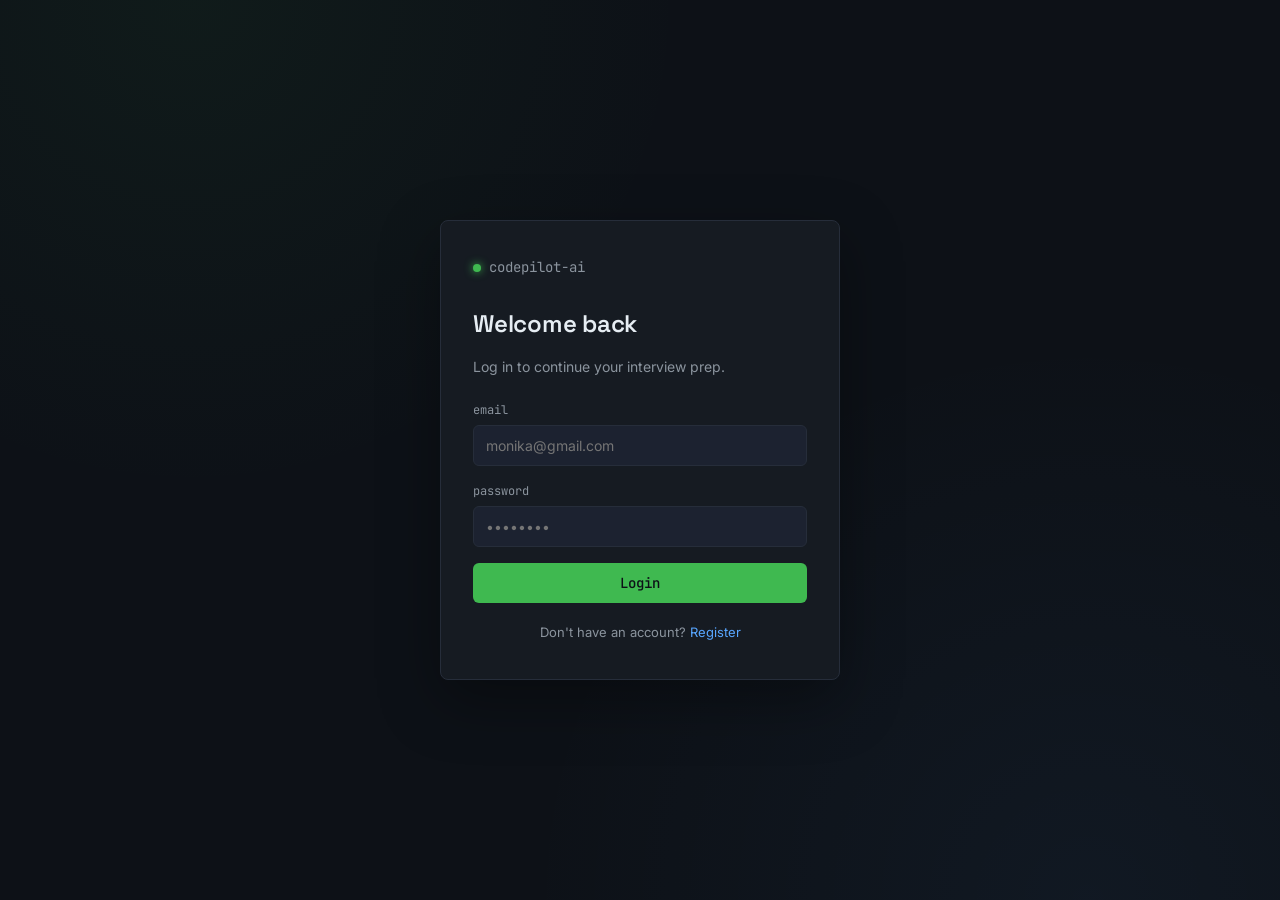
<file: src/main/resources/static/index.html>
<!DOCTYPE html>
<html lang="en">
<head>
<meta charset="UTF-8">
<meta name="viewport" content="width=device-width, initial-scale=1.0">
<title>CodePilot AI</title>
<link rel="stylesheet" href="style.css">
</head>
<body>
<div class="auth-shell">
    <div class="auth-card" style="text-align:center;">
        <div class="brand" style="justify-content:center;"><span class="dot"></span> codepilot-ai</div>
        <h1>Loading...</h1>
        <p class="subtitle">Redirecting you to the right place.</p>
    </div>
</div>
<script src="js/api.js"></script>
<script>
    window.location.href = getToken() ? "dashboard.html" : "login.html";
</script>
</body>
</html>
</file>
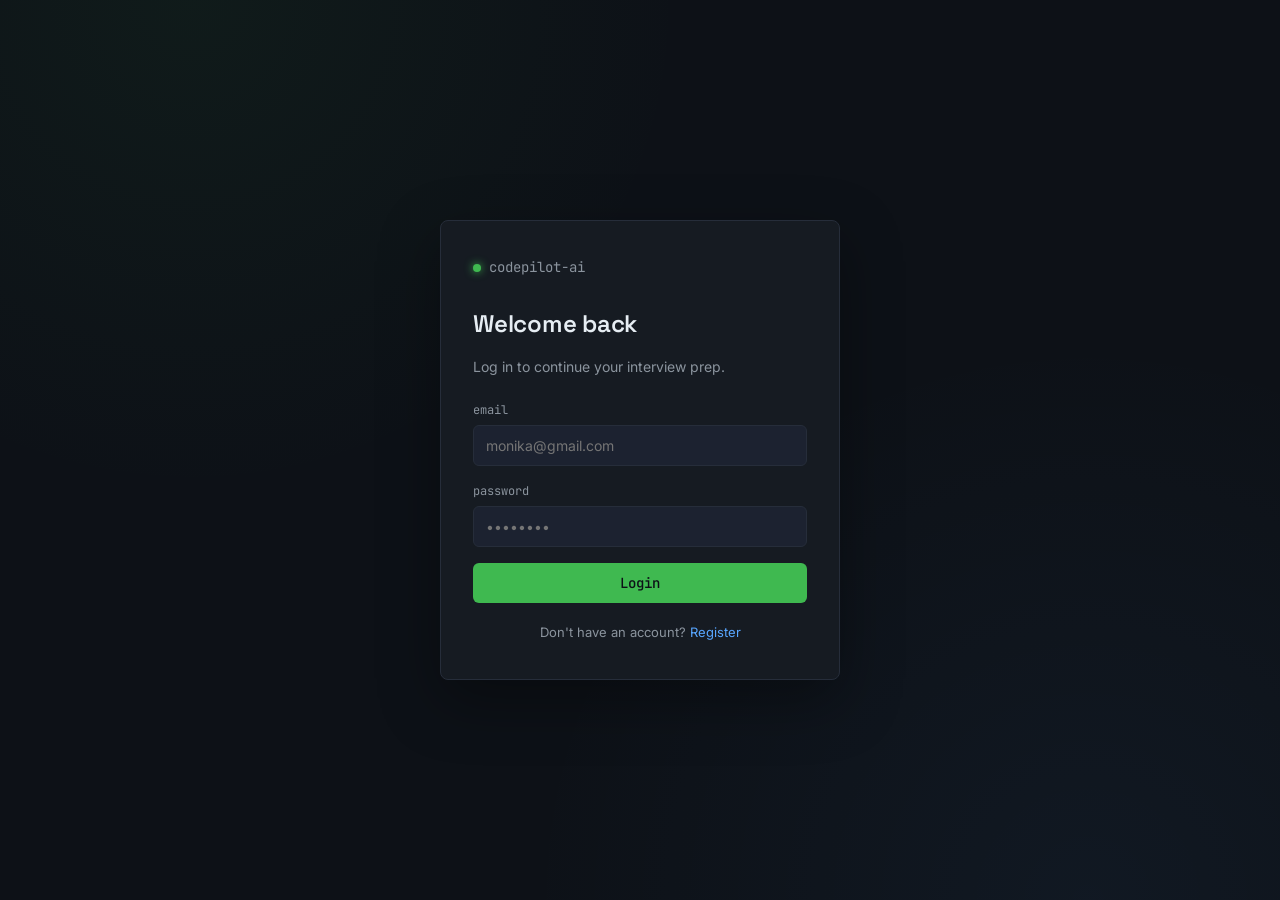
<file: src/main/resources/static/admin.html>
<!DOCTYPE html>
<html lang="en">
<head>
<meta charset="UTF-8">
<meta name="viewport" content="width=device-width, initial-scale=1.0">
<title>Admin · CodePilot AI</title>
<link rel="stylesheet" href="style.css">
</head>
<body>

<div class="app-shell">
    <aside class="sidebar">
        <div class="brand"><span class="dot"></span> codepilot-ai</div>

        <nav>
            <a class="nav-link" data-page="dashboard" href="dashboard.html"><span class="icon">▤</span> Dashboard</a>
            <a class="nav-link" data-page="practice" href="questions.html"><span class="icon">◆</span> Practice Questions</a>
            <a class="nav-link" data-page="companies" href="companies.html"><span class="icon">⌘</span> Companies</a>
            <a class="nav-link" data-page="mentor" href="mentor.html"><span class="icon">✦</span> AI Interviewer</a>
            <a class="nav-link" data-page="resume" href="resume.html"><span class="icon">▦</span> Resume Analyzer</a>
            <a class="nav-link" data-page="mock" href="mock-interview.html"><span class="icon">⏱</span> Mock Interview</a>
            <a class="nav-link" data-page="admin" href="admin.html" id="adminNavLink" style="display:none;"><span class="icon">⚙</span> Admin</a>
        </nav>

        <div class="sidebar-footer">
            <div class="user-chip" id="userChip"></div>
            <div class="logout-link" onclick="logout()">→ log out</div>
        </div>
    </aside>

    <main class="main">
        <div class="page-header">
            <div class="eyebrow prompt">admin --panel</div>
            <h1>Admin Panel</h1>
            <p>Manage the question bank and view registered students.</p>
        </div>

        <div id="notAdminNotice" style="display:none;" class="empty-state">
            You need an ADMIN account to view this page.<br><br>
            A default admin account is created automatically on first run:<br>
            <code class="mono">admin@codepilot.ai / Admin@123</code><br><br>
            To promote another account instead, run:<br>
            <code class="mono">UPDATE users SET role='ADMIN' WHERE email='your@email.com';</code>
        </div>

        <div id="adminContent" style="display:none;">
            <div class="tab-row">
                <button class="tab-btn active" data-tab="questions" onclick="switchTab('questions')">Questions</button>
                <button class="tab-btn" data-tab="users" onclick="switchTab('users')">Users</button>
            </div>

            <div id="questionsTab">
                <div class="detail-block">
                    <h3 id="formTitle">Add a new question</h3>
                    <input type="hidden" id="editingId">
                    <div class="field"><label>title</label><input type="text" id="fTitle"></div>
                    <div class="field"><label>description</label><textarea id="fDescription" rows="3"></textarea></div>
                    <div class="field"><label>examples</label><textarea id="fExamples" rows="2"></textarea></div>
                    <div class="field"><label>constraints</label><input type="text" id="fConstraints"></div>
                    <div style="display:flex; gap:12px;">
                        <div class="field" style="flex:1;"><label>topic</label><input type="text" id="fTopic" placeholder="Arrays"></div>
                        <div class="field" style="flex:1;">
                            <label>difficulty</label>
                            <select id="fDifficulty"><option>Easy</option><option>Medium</option><option>Hard</option></select>
                        </div>
                    </div>
                    <div class="field"><label>companies (comma-separated)</label><input type="text" id="fCompanies" placeholder="Amazon,Google"></div>
                    <div class="field"><label>link</label><input type="text" id="fLink" placeholder="https://leetcode.com/..."></div>
                    <div style="display:flex; gap:10px;">
                        <button class="btn btn-primary" style="width:auto;" onclick="saveQuestion()" id="saveBtn">Add Question</button>
                        <button class="btn btn-secondary" style="width:auto;" onclick="resetForm()">Clear</button>
                    </div>
                </div>

                <div class="section-title">All questions (<span id="qCount">0</span>)</div>
                <table class="admin-table">
                    <thead><tr><th>Title</th><th>Topic</th><th>Difficulty</th><th></th></tr></thead>
                    <tbody id="questionsTableBody"></tbody>
                </table>
            </div>

            <div id="usersTab" style="display:none;">
                <div class="section-title">Registered users</div>
                <table class="admin-table">
                    <thead><tr><th>Name</th><th>Email</th><th>Role</th><th>Joined</th></tr></thead>
                    <tbody id="usersTableBody"></tbody>
                </table>
            </div>
        </div>
    </main>
</div>

<script src="js/api.js"></script>
<script>
    requireAuth();
    renderUserChip("userChip", "admin");

    const session = getSession();
    let allQuestions = [];

    if (!session || session.role !== "ADMIN") {
        document.getElementById("notAdminNotice").style.display = "block";
    } else {
        document.getElementById("adminContent").style.display = "block";
        loadQuestions();
        loadUsers();
    }

    function switchTab(tab) {
        document.querySelectorAll(".tab-btn").forEach(b => b.classList.toggle("active", b.dataset.tab === tab));
        document.getElementById("questionsTab").style.display = tab === "questions" ? "block" : "none";
        document.getElementById("usersTab").style.display = tab === "users" ? "block" : "none";
    }

    async function loadQuestions() {
        try {
            allQuestions = await apiFetch("/questions/all");
            document.getElementById("qCount").textContent = allQuestions.length;
            document.getElementById("questionsTableBody").innerHTML = allQuestions.map(q => `
                <tr>
                    <td>${q.title}</td>
                    <td>${q.topic || ""}</td>
                    <td>${q.difficulty || ""}</td>
                    <td>
                        <button class="btn btn-secondary btn-sm" onclick="editQuestion(${q.id})">Edit</button>
                        <button class="btn btn-secondary btn-sm" onclick="deleteQuestion(${q.id})">Delete</button>
                    </td>
                </tr>
            `).join("");
        } catch (err) {
            alert(err.message);
        }
    }

    async function loadUsers() {
        try {
            const users = await apiFetch("/admin/users");
            document.getElementById("usersTableBody").innerHTML = users.map(u => `
                <tr>
                    <td>${u.name}</td>
                    <td>${u.email}</td>
                    <td><span class="role-badge ${u.role === 'ADMIN' ? 'admin' : ''}">${u.role}</span></td>
                    <td>${new Date(u.createdAt).toLocaleDateString()}</td>
                </tr>
            `).join("");
        } catch (err) {
            alert(err.message);
        }
    }

    function editQuestion(id) {
        const q = allQuestions.find(x => x.id === id);
        if (!q) return;
        document.getElementById("editingId").value = q.id;
        document.getElementById("fTitle").value = q.title || "";
        document.getElementById("fDescription").value = q.description || "";
        document.getElementById("fExamples").value = q.examples || "";
        document.getElementById("fConstraints").value = q.constraints || "";
        document.getElementById("fTopic").value = q.topic || "";
        document.getElementById("fDifficulty").value = q.difficulty || "Easy";
        document.getElementById("fCompanies").value = q.companies || "";
        document.getElementById("fLink").value = q.link || "";
        document.getElementById("formTitle").textContent = "Edit question #" + q.id;
        document.getElementById("saveBtn").textContent = "Update Question";
        window.scrollTo({ top: 0, behavior: "smooth" });
    }

    function resetForm() {
        document.getElementById("editingId").value = "";
        ["fTitle","fDescription","fExamples","fConstraints","fTopic","fCompanies","fLink"].forEach(id => document.getElementById(id).value = "");
        document.getElementById("fDifficulty").value = "Easy";
        document.getElementById("formTitle").textContent = "Add a new question";
        document.getElementById("saveBtn").textContent = "Add Question";
    }

    async function saveQuestion() {
        const id = document.getElementById("editingId").value;
        const payload = {
            title: document.getElementById("fTitle").value,
            description: document.getElementById("fDescription").value,
            examples: document.getElementById("fExamples").value,
            constraints: document.getElementById("fConstraints").value,
            topic: document.getElementById("fTopic").value,
            difficulty: document.getElementById("fDifficulty").value,
            companies: document.getElementById("fCompanies").value,
            link: document.getElementById("fLink").value
        };

        if (!payload.title.trim()) { alert("Title is required."); return; }

        try {
            if (id) {
                await apiFetch(`/questions/${id}`, { method: "PUT", body: JSON.stringify(payload) });
            } else {
                await apiFetch("/questions/add", { method: "POST", body: JSON.stringify(payload) });
            }
            resetForm();
            loadQuestions();
        } catch (err) {
            alert(err.message);
        }
    }

    async function deleteQuestion(id) {
        if (!confirm("Delete this question? This can't be undone.")) return;
        try {
            await apiFetch(`/questions/${id}`, { method: "DELETE" });
            loadQuestions();
        } catch (err) {
            alert(err.message);
        }
    }
</script>

</body>
</html>
</file>
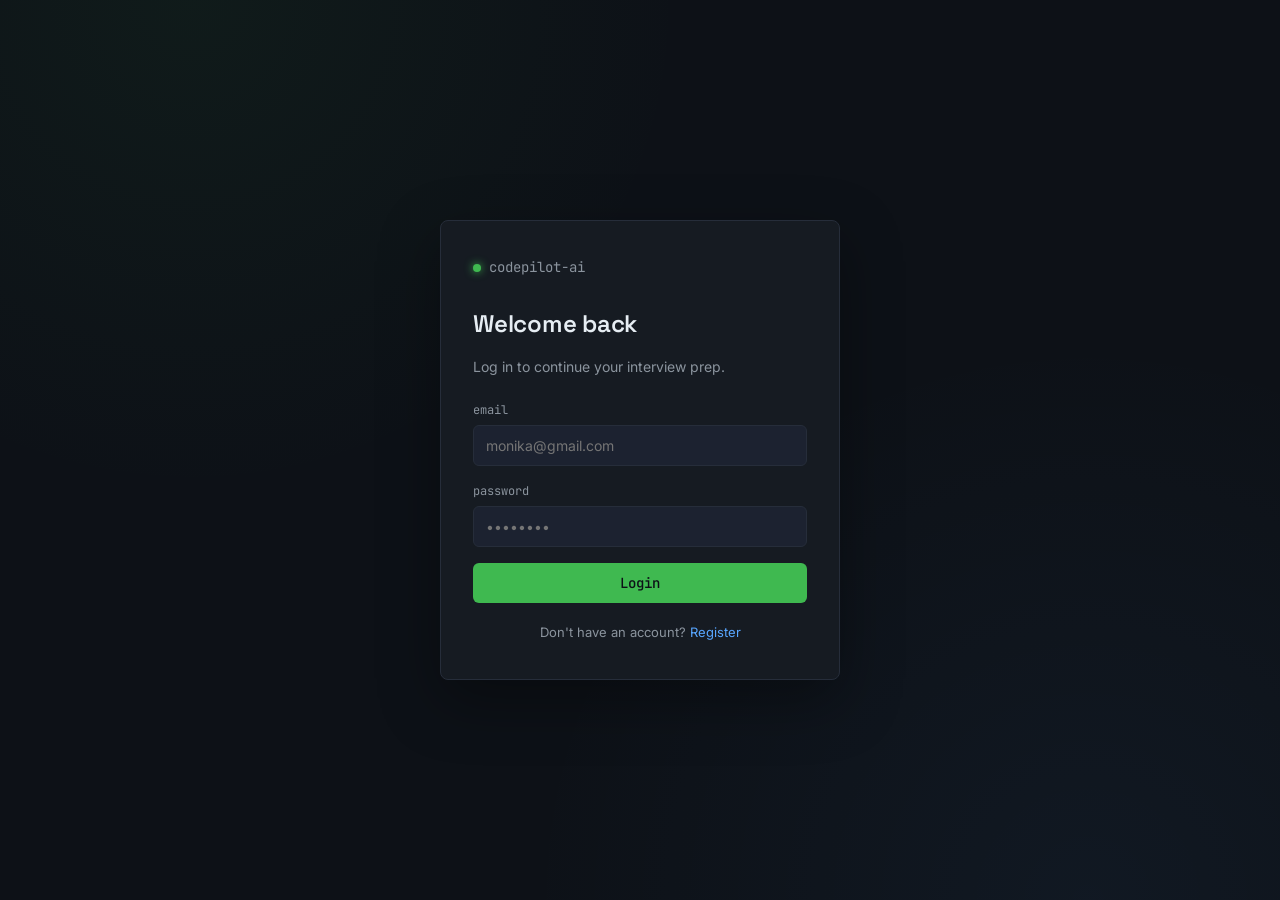
<file: src/main/resources/static/companies.html>
<!DOCTYPE html>
<html lang="en">
<head>
<meta charset="UTF-8">
<meta name="viewport" content="width=device-width, initial-scale=1.0">
<title>Companies · CodePilot AI</title>
<link rel="stylesheet" href="style.css">
</head>
<body>

<div class="app-shell">
    <aside class="sidebar">
        <div class="brand"><span class="dot"></span> codepilot-ai</div>

        <nav>
            <a class="nav-link" data-page="dashboard" href="dashboard.html"><span class="icon">▤</span> Dashboard</a>
            <a class="nav-link" data-page="practice" href="questions.html"><span class="icon">◆</span> Practice Questions</a>
            <a class="nav-link" data-page="companies" href="companies.html"><span class="icon">⌘</span> Companies</a>
            <a class="nav-link" data-page="mentor" href="mentor.html"><span class="icon">✦</span> AI Interviewer</a>
            <a class="nav-link" data-page="resume" href="resume.html"><span class="icon">▦</span> Resume Analyzer</a>
            <a class="nav-link" data-page="mock" href="mock-interview.html"><span class="icon">⏱</span> Mock Interview</a>
            <a class="nav-link" data-page="admin" href="admin.html" id="adminNavLink" style="display:none;"><span class="icon">⚙</span> Admin</a>
        </nav>

        <div class="sidebar-footer">
            <div class="user-chip" id="userChip"></div>
            <div class="logout-link" onclick="logout()">→ log out</div>
        </div>
    </aside>

    <main class="main">
        <div class="page-header">
            <div class="eyebrow prompt">questions --by-company</div>
            <h1>Company-wise Questions</h1>
            <p>Pick a company to see the questions tagged for it. Tags are topic-based groupings for practice — not a verified "asked at" dataset.</p>
        </div>

        <div class="company-grid" id="companyGrid">
            <div class="empty-state">Loading companies...</div>
        </div>

        <div class="section-title" id="resultsTitle" style="display:none;"></div>
        <div class="question-list" id="questionList"></div>
    </main>
</div>

<script src="js/api.js"></script>
<script>
    requireAuth();
    renderUserChip("userChip", "companies");

    let allQuestions = [];

    function difficultyClass(d) {
        if (!d) return "";
        const v = d.toLowerCase();
        if (v.includes("easy")) return "easy";
        if (v.includes("hard")) return "hard";
        return "medium";
    }

    function renderCompanies() {
        const counts = {};
        allQuestions.forEach(q => {
            (q.companies || "").split(",").map(c => c.trim()).filter(Boolean).forEach(c => {
                counts[c] = (counts[c] || 0) + 1;
            });
        });

        const grid = document.getElementById("companyGrid");
        const companies = Object.keys(counts).sort();

        if (companies.length === 0) {
            grid.innerHTML = `<div class="empty-state">No company data yet.</div>`;
            return;
        }

        grid.innerHTML = companies.map(c => `
            <div class="company-card" onclick="showCompany('${c}')">
                <div class="clogo">${c.charAt(0)}</div>
                <div style="font-weight:500; margin-bottom:4px;">${c}</div>
                <div class="ccount">${counts[c]} questions</div>
            </div>
        `).join("");
    }

    function showCompany(company) {
        const filtered = allQuestions.filter(q => (q.companies || "").includes(company));
        document.getElementById("resultsTitle").style.display = "block";
        document.getElementById("resultsTitle").textContent = `${company} — ${filtered.length} questions`;

        document.getElementById("questionList").innerHTML = filtered.map(q => `
            <div class="question-card" onclick="window.location.href='question.html?id=${q.id}'">
                <div>
                    <div class="qtitle">${q.title}</div>
                    <div class="qmeta">
                        <span class="tag">${q.topic || "General"}</span>
                        <span class="tag ${difficultyClass(q.difficulty)}">${q.difficulty || "N/A"}</span>
                    </div>
                </div>
            </div>
        `).join("");

        document.getElementById("questionList").scrollIntoView({ behavior: "smooth", block: "nearest" });
    }

    async function loadQuestions() {
        try {
            allQuestions = await apiFetch("/questions/all");
            renderCompanies();
        } catch (err) {
            document.getElementById("companyGrid").innerHTML =
                `<div class="empty-state">Could not load companies: ${err.message}</div>`;
        }
    }

    loadQuestions();
</script>

</body>
</html>
</file>
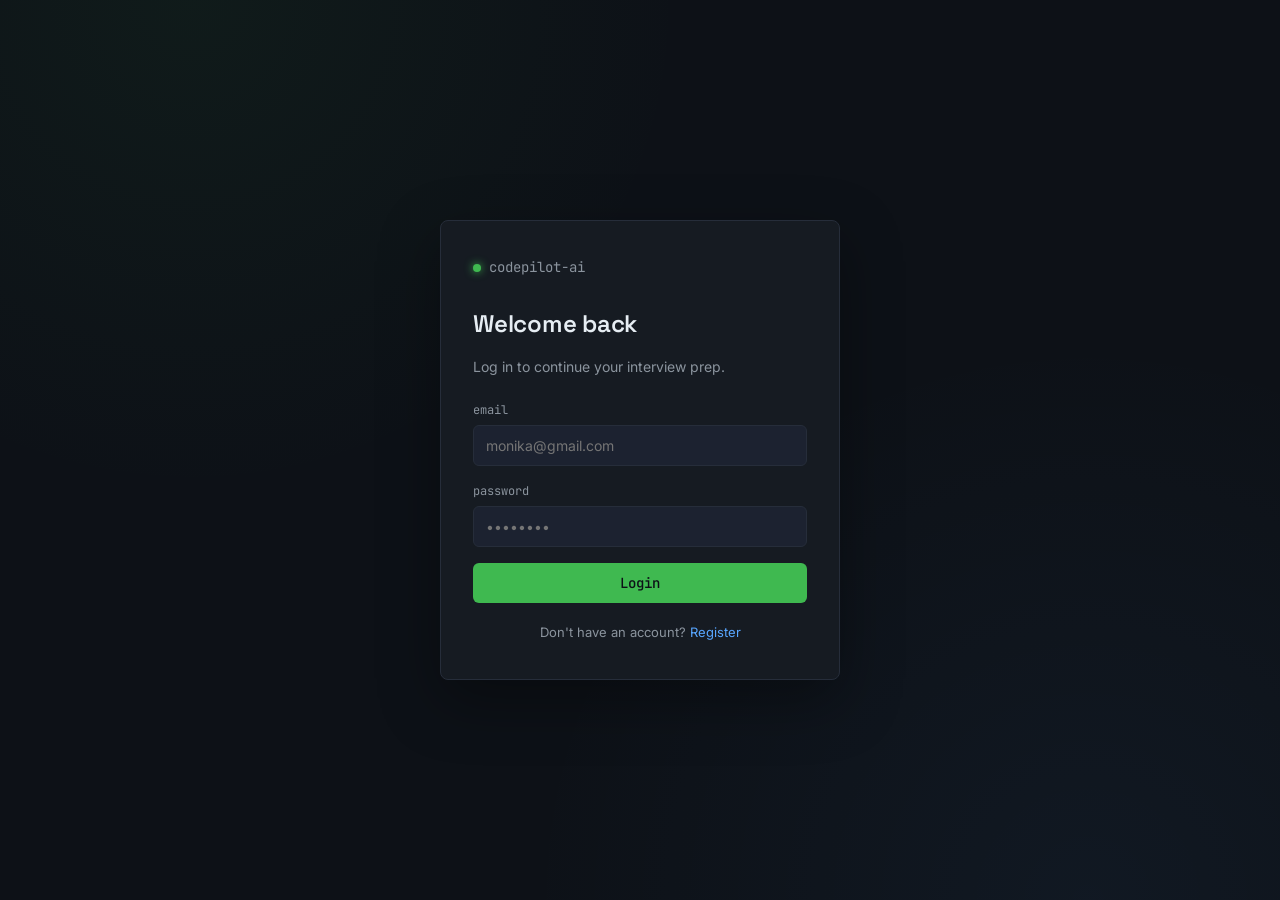
<file: src/main/resources/static/dashboard.html>
<!DOCTYPE html>
<html lang="en">
<head>
<meta charset="UTF-8">
<meta name="viewport" content="width=device-width, initial-scale=1.0">
<title>Dashboard · CodePilot AI</title>
<link rel="stylesheet" href="style.css">
</head>
<body>

<div class="app-shell">
    <aside class="sidebar">
        <div class="brand"><span class="dot"></span> codepilot-ai</div>

        <nav>
            <a class="nav-link" data-page="dashboard" href="dashboard.html"><span class="icon">▤</span> Dashboard</a>
            <a class="nav-link" data-page="practice" href="questions.html"><span class="icon">◆</span> Practice Questions</a>
            <a class="nav-link" data-page="companies" href="companies.html"><span class="icon">⌘</span> Companies</a>
            <a class="nav-link" data-page="mentor" href="mentor.html"><span class="icon">✦</span> AI Interviewer</a>
            <a class="nav-link" data-page="resume" href="resume.html"><span class="icon">▦</span> Resume Analyzer</a>
            <a class="nav-link" data-page="mock" href="mock-interview.html"><span class="icon">⏱</span> Mock Interview</a>
            <a class="nav-link" data-page="admin" href="admin.html" id="adminNavLink" style="display:none;"><span class="icon">⚙</span> Admin</a>
        </nav>

        <div class="sidebar-footer">
            <div class="user-chip" id="userChip"></div>
            <div class="logout-link" onclick="logout()">→ log out</div>
        </div>
    </aside>

    <main class="main">
        <div class="page-header">
            <div class="eyebrow prompt">analytics --student</div>
            <h1>Your Dashboard</h1>
            <p>Track solves, streaks, and your interview-readiness rating.</p>
        </div>

        <div class="stat-grid">
            <div class="stat-card">
                <div class="label">questions_solved</div>
                <div class="value accent" id="statSolved">—</div>
                <div class="sub" id="statAttempted"></div>
            </div>
            <div class="stat-card">
                <div class="label">current_streak</div>
                <div class="value warn" id="statStreak">—</div>
                <div class="sub" id="statLongestStreak"></div>
            </div>
            <div class="stat-card">
                <div class="label">contest_rating</div>
                <div class="value" id="statRating">—</div>
                <div class="sub">Gamified score — rises more for harder solves</div>
            </div>
            <div class="stat-card">
                <div class="label">weak_topic</div>
                <div class="value danger" id="statWeak">—</div>
                <div class="sub">Focus your next session here</div>
            </div>
        </div>

        <div class="section-title">Solved by difficulty</div>
        <div class="detail-block" style="display:flex; gap:28px; align-items:center; flex-wrap:wrap;">
            <div class="donut" id="difficultyDonut"></div>
            <div class="donut-legend">
                <div class="row"><span class="swatch" style="background:var(--accent);"></span> Easy: <strong id="legendEasy">0</strong></div>
                <div class="row"><span class="swatch" style="background:var(--amber);"></span> Medium: <strong id="legendMedium">0</strong></div>
                <div class="row"><span class="swatch" style="background:var(--red);"></span> Hard: <strong id="legendHard">0</strong></div>
            </div>
        </div>

        <div class="section-title">Activity heatmap (last 119 days)</div>
        <div class="detail-block">
            <div class="heatmap-grid" id="heatmapGrid"></div>
            <div class="heatmap-legend">
                <span>Less</span>
                <div class="heatmap-cell"></div>
                <div class="heatmap-cell" data-level="1"></div>
                <div class="heatmap-cell" data-level="2"></div>
                <div class="heatmap-cell" data-level="3"></div>
                <span>More</span>
            </div>
        </div>

        <div class="section-title">Quick actions</div>
        <div style="display:flex; gap:12px; flex-wrap:wrap;">
            <a href="questions.html" class="btn btn-secondary" style="width:auto;">◆ Browse practice questions</a>
            <a href="mock-interview.html" class="btn btn-secondary" style="width:auto;">⏱ Start a mock interview</a>
            <a href="mentor.html" class="btn btn-secondary" style="width:auto;">✦ Ask the AI Interviewer</a>
        </div>
    </main>
</div>

<script src="js/api.js"></script>
<script>
    requireAuth();
    renderUserChip("userChip", "dashboard");

    function renderDonut(easy, medium, hard) {
        const total = easy + medium + hard;
        const donut = document.getElementById("difficultyDonut");

        if (total === 0) {
            donut.style.background = "var(--surface-2)";
            donut.innerHTML = `<div class="donut-center"><div class="num">0</div><div class="lbl">solved</div></div>`;
            return;
        }

        const easyDeg = (easy / total) * 360;
        const mediumDeg = (medium / total) * 360;
        const hardDeg = (hard / total) * 360;

        const gradient = `conic-gradient(
            var(--accent) 0deg ${easyDeg}deg,
            var(--amber) ${easyDeg}deg ${easyDeg + mediumDeg}deg,
            var(--red) ${easyDeg + mediumDeg}deg ${easyDeg + mediumDeg + hardDeg}deg
        )`;
        donut.style.background = gradient;
        donut.innerHTML = `<div class="donut-center"><div class="num">${total}</div><div class="lbl">solved</div></div>`;
    }

    function renderHeatmap(data) {
        const grid = document.getElementById("heatmapGrid");
        grid.innerHTML = "";
        Object.entries(data).forEach(([date, count]) => {
            const cell = document.createElement("div");
            cell.className = "heatmap-cell";
            let level = 0;
            if (count >= 1 && count <= 1) level = 1;
            else if (count >= 2 && count <= 3) level = 2;
            else if (count >= 4) level = 3;
            if (level > 0) cell.dataset.level = level;
            cell.title = `${date}: ${count} solved`;
            grid.appendChild(cell);
        });
    }

    async function loadProgress() {
        try {
            const p = await apiFetch("/progress");
            document.getElementById("statSolved").textContent = p.questionsSolved;
            document.getElementById("statAttempted").textContent = p.questionsAttempted + " attempted";
            document.getElementById("statStreak").textContent = p.currentStreak + " 🔥";
            document.getElementById("statLongestStreak").textContent = "Longest: " + p.longestStreak + " days";
            document.getElementById("statRating").textContent = p.contestRating;
            document.getElementById("statWeak").textContent = p.weakTopic ? ("❌ " + p.weakTopic) : "None yet";

            document.getElementById("legendEasy").textContent = p.easySolved;
            document.getElementById("legendMedium").textContent = p.mediumSolved;
            document.getElementById("legendHard").textContent = p.hardSolved;
            renderDonut(p.easySolved, p.mediumSolved, p.hardSolved);
        } catch (err) {
            console.error(err);
        }
    }

    async function loadHeatmap() {
        try {
            const data = await apiFetch("/progress/heatmap?days=119");
            renderHeatmap(data);
        } catch (err) {
            console.error(err);
        }
    }

    loadProgress();
    loadHeatmap();
</script>

</body>
</html>
</file>
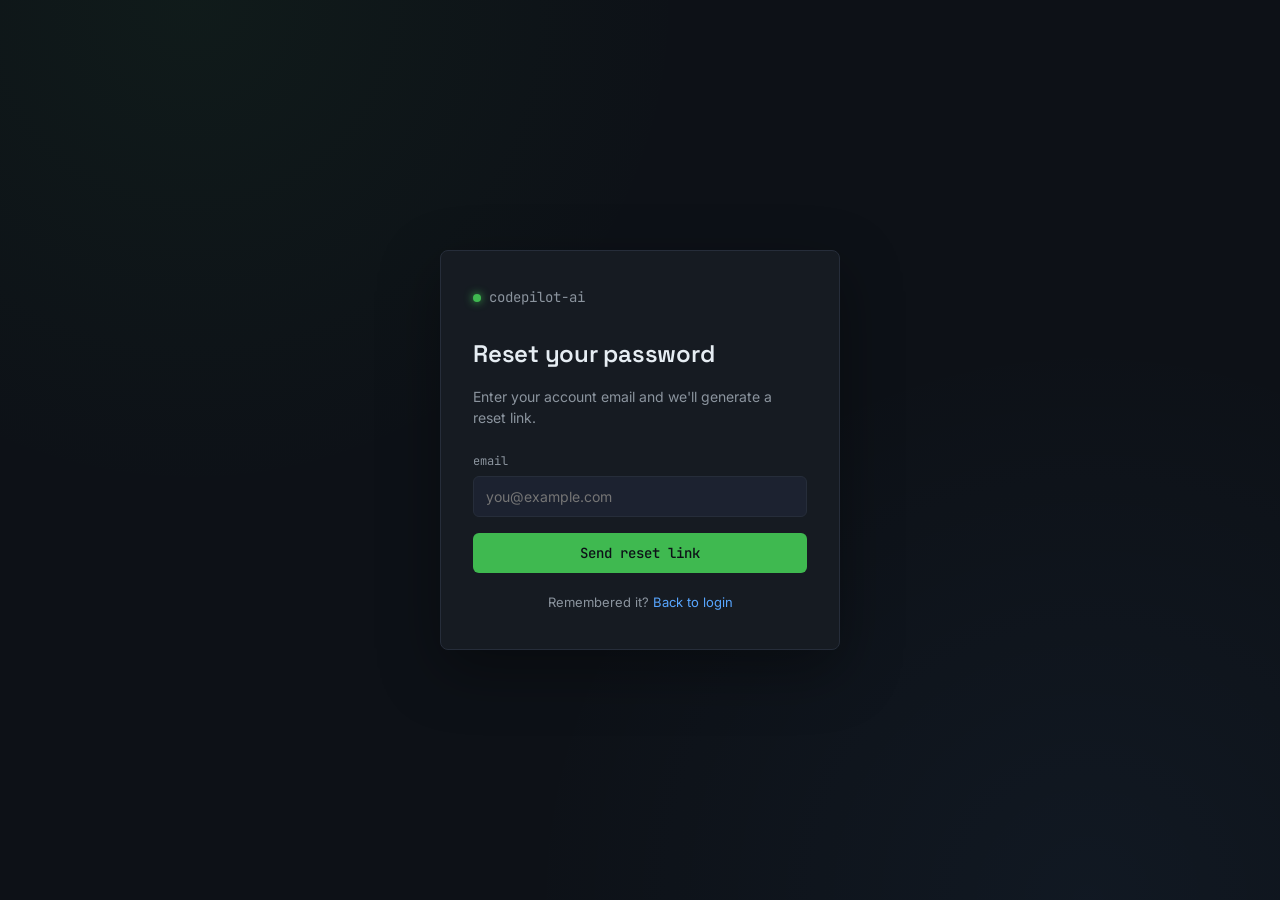
<file: src/main/resources/static/forgot-password.html>
<!DOCTYPE html>
<html lang="en">
<head>
<meta charset="UTF-8">
<meta name="viewport" content="width=device-width, initial-scale=1.0">
<title>Forgot Password · CodePilot AI</title>
<link rel="stylesheet" href="style.css">
</head>
<body>

<div class="auth-shell">
    <div class="auth-card">
        <div class="brand"><span class="dot"></span> codepilot-ai</div>

        <h1>Reset your password</h1>
        <p class="subtitle">Enter your account email and we'll generate a reset link.</p>

        <div class="form-error" id="errorBox"></div>
        <div class="form-error" id="infoBox" style="background: rgba(88,166,255,0.1); border-color: rgba(88,166,255,0.3); color: var(--blue);"></div>

        <form id="forgotForm">
            <div class="field">
                <label for="email">email</label>
                <input type="email" id="email" placeholder="you@example.com" required>
            </div>
            <button type="submit" class="btn btn-primary" id="submitBtn">Send reset link</button>
        </form>

        <div class="auth-footer">
            Remembered it? <a href="login.html">Back to login</a>
        </div>
    </div>
</div>

<script src="js/api.js"></script>
<script>
    const form = document.getElementById("forgotForm");
    const errorBox = document.getElementById("errorBox");
    const infoBox = document.getElementById("infoBox");
    const submitBtn = document.getElementById("submitBtn");

    form.addEventListener("submit", async (e) => {
        e.preventDefault();
        errorBox.classList.remove("visible");
        infoBox.classList.remove("visible");
        submitBtn.disabled = true;
        submitBtn.textContent = "Sending...";

        try {
            const data = await apiFetch("/auth/forgot-password", {
                method: "POST",
                body: JSON.stringify({ email: document.getElementById("email").value.trim() })
            });

            if (data.demoResetToken) {
                // No SMTP server is configured for this demo, so the reset
                // link is shown directly instead of being emailed.
                infoBox.innerHTML = `${data.message}<br><br><a href="reset-password.html?token=${data.demoResetToken}">Click here to reset your password →</a>`;
            } else {
                infoBox.textContent = data.message;
            }
            infoBox.classList.add("visible");
        } catch (err) {
            errorBox.textContent = err.message;
            errorBox.classList.add("visible");
        } finally {
            submitBtn.disabled = false;
            submitBtn.textContent = "Send reset link";
        }
    });
</script>

</body>
</html>
</file>
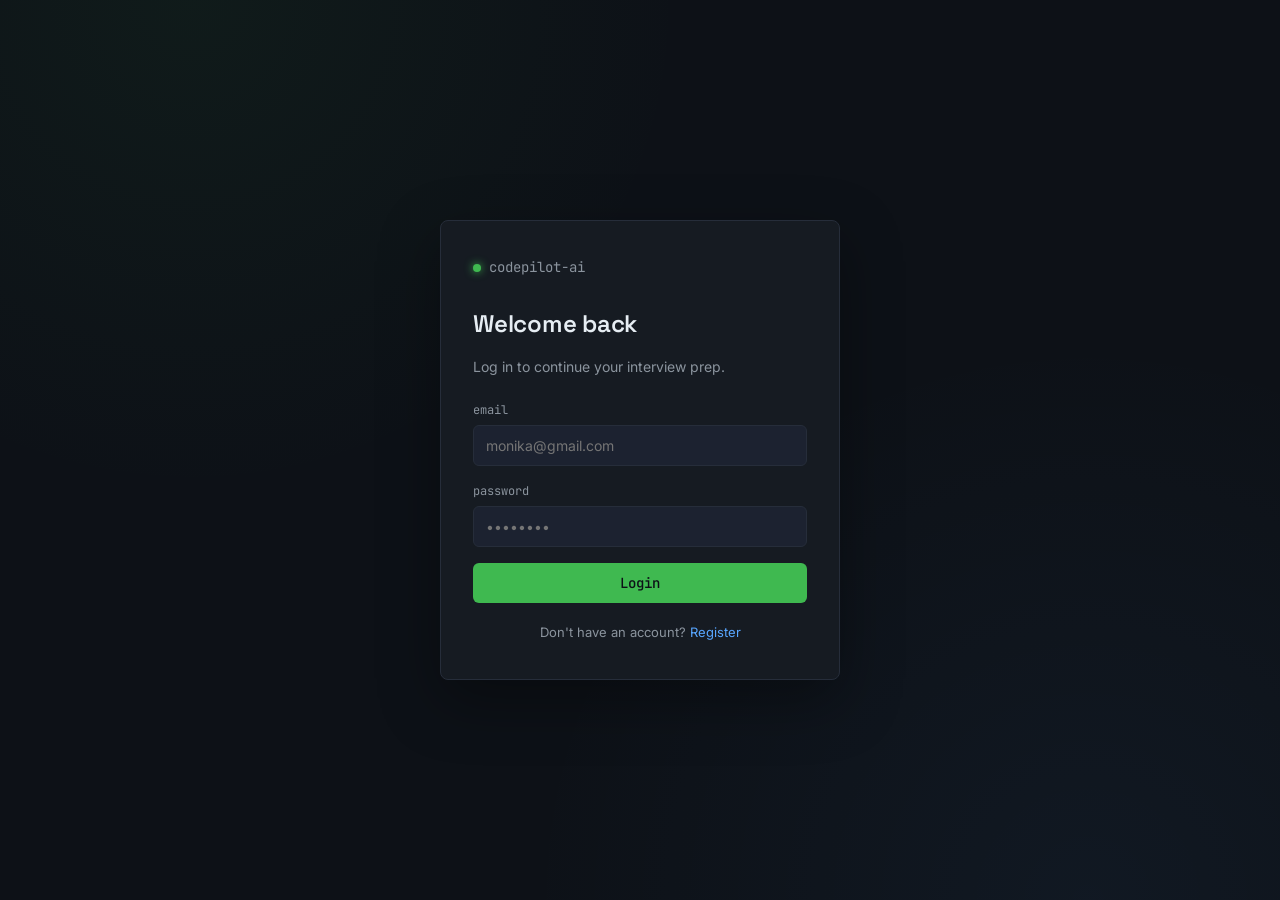
<file: src/main/resources/static/login.html>
<!DOCTYPE html>
<html lang="en">
<head>
    <meta charset="UTF-8">
    <meta name="viewport" content="width=device-width, initial-scale=1.0">
    <title>Log in · CodePilot AI</title>
    <link rel="stylesheet" href="style.css">
</head>
<body>

<div class="auth-shell">
    <div class="auth-card">
        <div class="brand"><span class="dot"></span> codepilot-ai</div>

        <h1>Welcome back</h1>
        <p class="subtitle">Log in to continue your interview prep.</p>

        <div class="form-error" id="errorBox"></div>

        <form id="loginForm">
            <div class="field">
                <label for="email">email</label>
                <input type="email" id="email" placeholder="monika@gmail.com" required>
            </div>
            <div class="field">
                <label for="password">password</label>
                <input type="password" id="password" placeholder="••••••••" required>
            </div>
            <button type="submit" class="btn btn-primary" id="submitBtn">Login</button>
        </form>

        <div class="auth-footer">
            Don't have an account? <a href="register.html">Register</a>
        </div>
    </div>
</div>

<script src="js/api.js"></script>
<script>
    const form = document.getElementById("loginForm");
    const errorBox = document.getElementById("errorBox");
    const submitBtn = document.getElementById("submitBtn");

    form.addEventListener("submit", async (e) => {
        e.preventDefault();
        errorBox.classList.remove("visible");
        submitBtn.disabled = true;
        submitBtn.textContent = "Logging in...";

        const payload = {
            email: document.getElementById("email").value.trim(),
            password: document.getElementById("password").value
        };

        try {
            const data = await apiFetch("/auth/login", {
                method: "POST",
                body: JSON.stringify(payload)
            });

            setSession(data);
            window.location.href = "dashboard.html";

        } catch (err) {
            errorBox.textContent = err.message;
            errorBox.classList.add("visible");
            submitBtn.disabled = false;
            submitBtn.textContent = "Login";
        }
    });
</script>

</body>
</html>
</file>
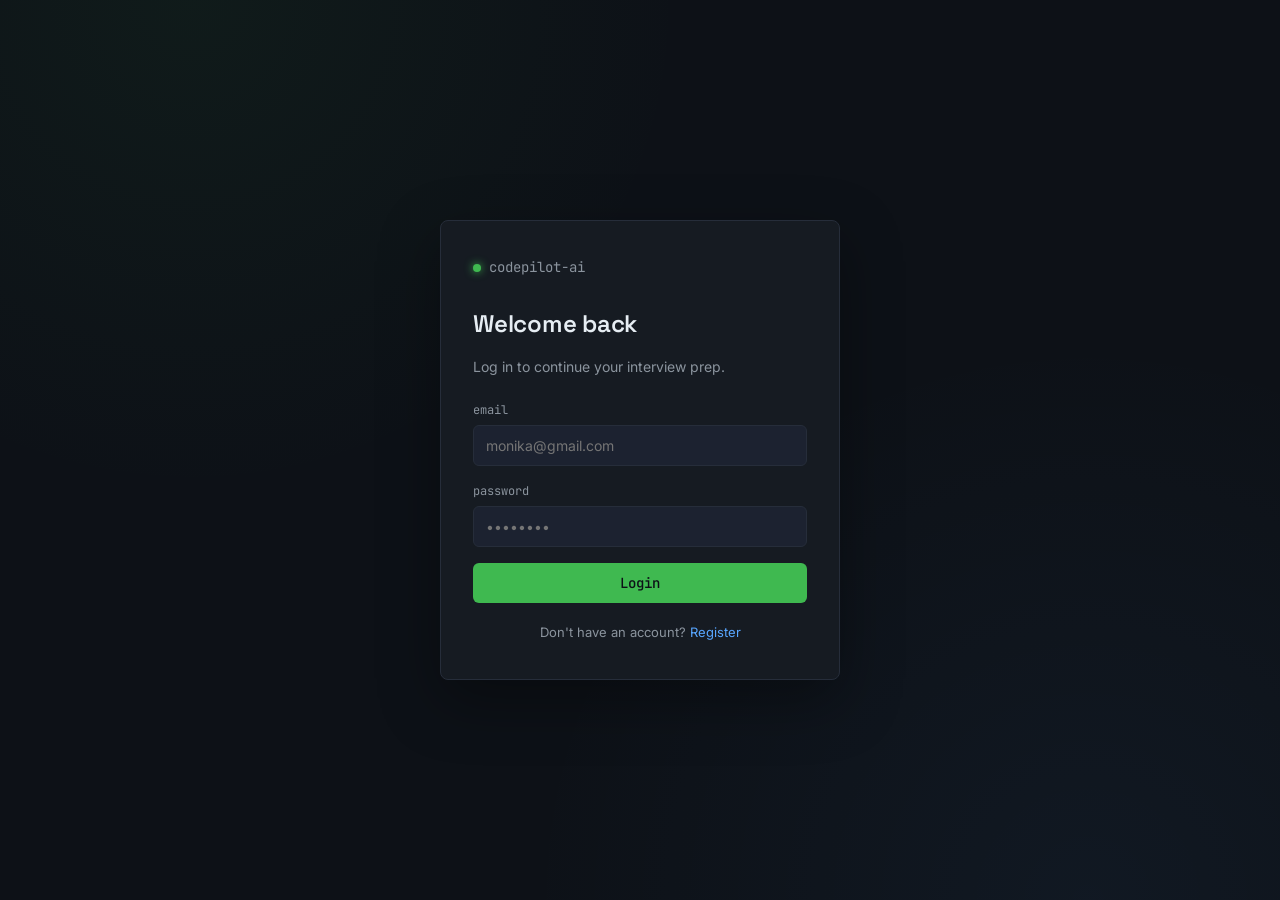
<file: src/main/resources/static/mentor.html>
<!DOCTYPE html>
<html lang="en">
<head>
<meta charset="UTF-8">
<meta name="viewport" content="width=device-width, initial-scale=1.0">
<title>AI Interviewer · CodePilot AI</title>
<link rel="stylesheet" href="style.css">
</head>
<body>

<div class="app-shell">
    <aside class="sidebar">
        <div class="brand"><span class="dot"></span> codepilot-ai</div>

        <nav>
            <a class="nav-link" data-page="dashboard" href="dashboard.html"><span class="icon">▤</span> Dashboard</a>
            <a class="nav-link" data-page="practice" href="questions.html"><span class="icon">◆</span> Practice Questions</a>
            <a class="nav-link" data-page="companies" href="companies.html"><span class="icon">⌘</span> Companies</a>
            <a class="nav-link" data-page="mentor" href="mentor.html"><span class="icon">✦</span> AI Interviewer</a>
            <a class="nav-link" data-page="resume" href="resume.html"><span class="icon">▦</span> Resume Analyzer</a>
            <a class="nav-link" data-page="mock" href="mock-interview.html"><span class="icon">⏱</span> Mock Interview</a>
            <a class="nav-link" data-page="admin" href="admin.html" id="adminNavLink" style="display:none;"><span class="icon">⚙</span> Admin</a>
        </nav>

        <div class="sidebar-footer">
            <div class="user-chip" id="userChip"></div>
            <div class="logout-link" onclick="logout()">→ log out</div>
        </div>
    </aside>

    <main class="main">
        <div class="page-header">
            <div class="eyebrow prompt">mentor --interactive</div>
            <h1>AI Interviewer</h1>
            <p>Ask about concepts, get a practice question, or debug your approach.</p>
        </div>

        <div class="chat-shell">
            <div class="chat-window-bar">
                <div class="dots"><span></span><span></span><span></span></div>
                mentor@codepilot-ai — chat
            </div>
            <div class="chat-messages" id="chatMessages">
                <div class="msg bot">Hi! I'm your CodePilot AI mentor. Ask me to explain a concept, give you a practice question, or help debug your code.</div>
            </div>
            <div class="suggestion-row">
                <div class="suggestion-chip" onclick="sendSuggestion('Explain Binary Search.')">Explain Binary Search</div>
                <div class="suggestion-chip" onclick="sendSuggestion('Give me a Graph question.')">Give me a Graph question</div>
                <div class="suggestion-chip" onclick="sendSuggestion('Why is my code wrong?')">Why is my code wrong?</div>
            </div>
            <form class="chat-input-row" id="chatForm">
                <input type="text" id="chatInput" placeholder="Ask your mentor anything..." autocomplete="off" required>
                <button type="submit" id="sendBtn">Send</button>
            </form>
        </div>
    </main>
</div>

<script src="js/api.js"></script>
<script>
    requireAuth();
    renderUserChip("userChip", "mentor");

    const messagesEl = document.getElementById("chatMessages");
    const form = document.getElementById("chatForm");
    const input = document.getElementById("chatInput");
    const sendBtn = document.getElementById("sendBtn");

    function appendMessage(text, sender) {
        const div = document.createElement("div");
        div.className = "msg " + sender;
        div.textContent = text;
        messagesEl.appendChild(div);
        messagesEl.scrollTop = messagesEl.scrollHeight;
    }

    async function sendMessage(message) {
        appendMessage(message, "user");
        input.value = "";
        sendBtn.disabled = true;
        appendMessage("Thinking...", "bot");

        try {
            const data = await apiFetch("/mentor/ask", {
                method: "POST",
                body: JSON.stringify({ message })
            });
            messagesEl.removeChild(messagesEl.lastChild);
            appendMessage(data.reply, "bot");
        } catch (err) {
            messagesEl.removeChild(messagesEl.lastChild);
            appendMessage("Error: " + err.message, "bot");
        } finally {
            sendBtn.disabled = false;
        }
    }

    function sendSuggestion(text) {
        sendMessage(text);
    }

    form.addEventListener("submit", (e) => {
        e.preventDefault();
        const message = input.value.trim();
        if (message) sendMessage(message);
    });

    // If we arrived here from a question's "Ask AI Mentor for a hint" button,
    // auto-send that context as the first message.
    const prefill = sessionStorage.getItem("cm_mentor_prefill");
    if (prefill) {
        sessionStorage.removeItem("cm_mentor_prefill");
        sendMessage(prefill);
    }
</script>

</body>
</html>
</file>
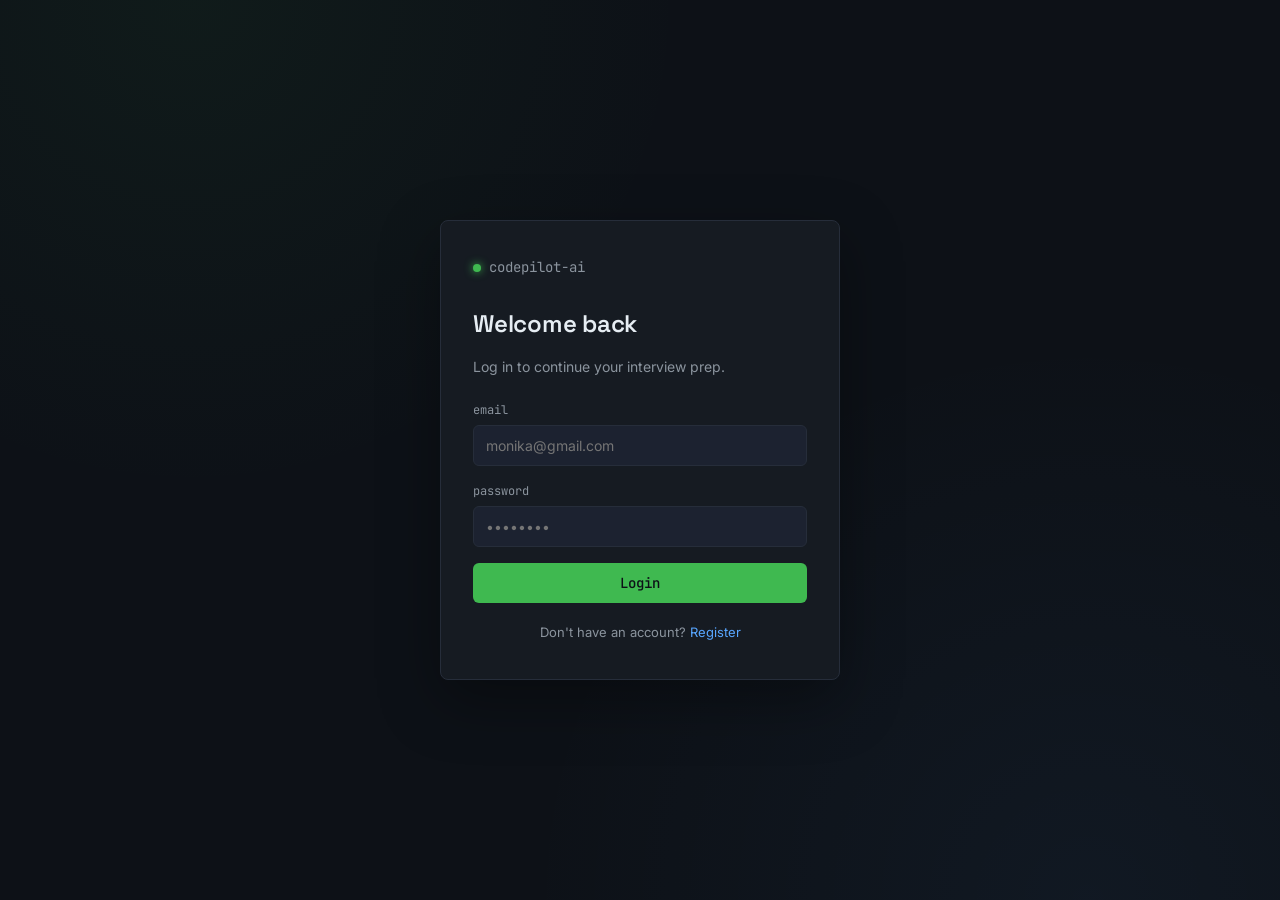
<file: src/main/resources/static/mock-interview.html>
<!DOCTYPE html>
<html lang="en">
<head>
<meta charset="UTF-8">
<meta name="viewport" content="width=device-width, initial-scale=1.0">
<title>Mock Interview · CodePilot AI</title>
<link rel="stylesheet" href="style.css">
</head>
<body>

<div class="app-shell">
    <aside class="sidebar">
        <div class="brand"><span class="dot"></span> codepilot-ai</div>

        <nav>
            <a class="nav-link" data-page="dashboard" href="dashboard.html"><span class="icon">▤</span> Dashboard</a>
            <a class="nav-link" data-page="practice" href="questions.html"><span class="icon">◆</span> Practice Questions</a>
            <a class="nav-link" data-page="companies" href="companies.html"><span class="icon">⌘</span> Companies</a>
            <a class="nav-link" data-page="mentor" href="mentor.html"><span class="icon">✦</span> AI Interviewer</a>
            <a class="nav-link" data-page="resume" href="resume.html"><span class="icon">▦</span> Resume Analyzer</a>
            <a class="nav-link" data-page="mock" href="mock-interview.html"><span class="icon">⏱</span> Mock Interview</a>
            <a class="nav-link" data-page="admin" href="admin.html" id="adminNavLink" style="display:none;"><span class="icon">⚙</span> Admin</a>
        </nav>

        <div class="sidebar-footer">
            <div class="user-chip" id="userChip"></div>
            <div class="logout-link" onclick="logout()">→ log out</div>
        </div>
    </aside>

    <main class="main" style="max-width: 720px;">
        <div class="page-header">
            <div class="eyebrow prompt">interview --mock</div>
            <h1>Mock Interview</h1>
            <p>5 random questions, a countdown timer, and a score at the end — practice under pressure.</p>
        </div>

        <div id="setupScreen">
            <div class="detail-block">
                <h3>Settings</h3>
                <div class="field">
                    <label>time per question (minutes)</label>
                    <select id="timePerQuestion">
                        <option value="5">5</option>
                        <option value="10" selected>10</option>
                        <option value="15">15</option>
                        <option value="20">20</option>
                    </select>
                </div>
                <div class="field">
                    <label>difficulty mix</label>
                    <select id="difficultyMix">
                        <option value="all">Mixed (any difficulty)</option>
                        <option value="Easy">Easy only</option>
                        <option value="Medium">Medium only</option>
                        <option value="Hard">Hard only</option>
                    </select>
                </div>
                <button class="btn btn-primary" onclick="startInterview()">Start Mock Interview</button>
            </div>
        </div>

        <div id="interviewScreen" style="display:none;">
            <div class="mock-progress-dots" id="progressDots"></div>
            <div class="timer-display" id="timerDisplay">10:00</div>

            <div class="detail-block" style="margin-top:20px;">
                <div class="qmeta" style="margin-bottom:10px;">
                    <span class="tag" id="mqTopic"></span>
                    <span class="tag" id="mqDifficulty"></span>
                </div>
                <h3 id="mqTitle" style="font-size:18px;"></h3>
                <div class="body-text" id="mqDescription"></div>
            </div>

            <div class="result-row">
                <button class="btn btn-solved" onclick="answerQuestion(true)">✓ I solved it</button>
                <button class="btn btn-attempted" onclick="answerQuestion(false)">✗ Skip / couldn't solve</button>
            </div>
        </div>

        <div id="resultsScreen" style="display:none;">
            <div class="detail-block" style="text-align:center;">
                <h3>Interview complete</h3>
                <div class="value accent" style="font-size:40px; margin:12px 0;" id="finalScore"></div>
                <p style="color:var(--text-muted);">questions solved out of total</p>
                <div style="display:flex; gap:12px; justify-content:center; margin-top:16px;">
                    <button class="btn btn-primary" style="width:auto;" onclick="location.reload()">Try Another Round</button>
                    <a href="dashboard.html" class="btn btn-secondary" style="width:auto;">Back to Dashboard</a>
                </div>
            </div>
        </div>
    </main>
</div>

<script src="js/api.js"></script>
<script>
    requireAuth();
    renderUserChip("userChip", "mock");

    let sessionQuestions = [];
    let currentIndex = 0;
    let solvedCount = 0;
    let timerInterval = null;
    let secondsLeft = 0;

    function shuffle(arr) {
        const a = arr.slice();
        for (let i = a.length - 1; i > 0; i--) {
            const j = Math.floor(Math.random() * (i + 1));
            [a[i], a[j]] = [a[j], a[i]];
        }
        return a;
    }

    async function startInterview() {
        const minutes = Number(document.getElementById("timePerQuestion").value);
        const difficulty = document.getElementById("difficultyMix").value;

        try {
            let all = await apiFetch("/questions/all");
            if (difficulty !== "all") {
                all = all.filter(q => (q.difficulty || "").toLowerCase() === difficulty.toLowerCase());
            }
            if (all.length === 0) {
                alert("No questions available for that difficulty.");
                return;
            }

            sessionQuestions = shuffle(all).slice(0, Math.min(5, all.length));
            currentIndex = 0;
            solvedCount = 0;
            secondsLeft = minutes * 60;

            document.getElementById("setupScreen").style.display = "none";
            document.getElementById("interviewScreen").style.display = "block";
            renderDots();
            showQuestion();
            startTimer();
        } catch (err) {
            alert(err.message);
        }
    }

    function renderDots() {
        const dots = document.getElementById("progressDots");
        dots.innerHTML = sessionQuestions.map((_, i) => {
            let cls = "dot-item";
            if (i < currentIndex) cls += " done";
            else if (i === currentIndex) cls += " current";
            return `<div class="${cls}"></div>`;
        }).join("");
    }

    function difficultyClass(d) {
        if (!d) return "";
        const v = d.toLowerCase();
        if (v.includes("easy")) return "easy";
        if (v.includes("hard")) return "hard";
        return "medium";
    }

    function showQuestion() {
        const q = sessionQuestions[currentIndex];
        document.getElementById("mqTopic").textContent = q.topic || "General";
        const diffEl = document.getElementById("mqDifficulty");
        diffEl.textContent = q.difficulty || "N/A";
        diffEl.className = "tag " + difficultyClass(q.difficulty);
        document.getElementById("mqTitle").textContent = q.title;
        document.getElementById("mqDescription").textContent = q.description;
        renderDots();
    }

    function startTimer() {
        const minutes = Number(document.getElementById("timePerQuestion").value);
        secondsLeft = minutes * 60;
        updateTimerDisplay();

        clearInterval(timerInterval);
        timerInterval = setInterval(() => {
            secondsLeft--;
            updateTimerDisplay();
            if (secondsLeft <= 0) {
                answerQuestion(false);
            }
        }, 1000);
    }

    function updateTimerDisplay() {
        const m = Math.floor(secondsLeft / 60);
        const s = secondsLeft % 60;
        const el = document.getElementById("timerDisplay");
        el.textContent = `${m}:${String(s).padStart(2, "0")}`;
        el.classList.toggle("low-time", secondsLeft <= 30);
    }

    async function answerQuestion(solved) {
        clearInterval(timerInterval);
        const q = sessionQuestions[currentIndex];

        if (solved) solvedCount++;

        try {
            await apiFetch("/progress/update", {
                method: "POST",
                body: JSON.stringify({ solvedCorrectly: solved, topic: q.topic, difficulty: q.difficulty })
            });
        } catch (err) {
            console.error(err);
        }

        currentIndex++;
        if (currentIndex >= sessionQuestions.length) {
            finishInterview();
        } else {
            showQuestion();
            startTimer();
        }
    }

    function finishInterview() {
        document.getElementById("interviewScreen").style.display = "none";
        document.getElementById("resultsScreen").style.display = "block";
        document.getElementById("finalScore").textContent = `${solvedCount} / ${sessionQuestions.length}`;
    }
</script>

</body>
</html>
</file>
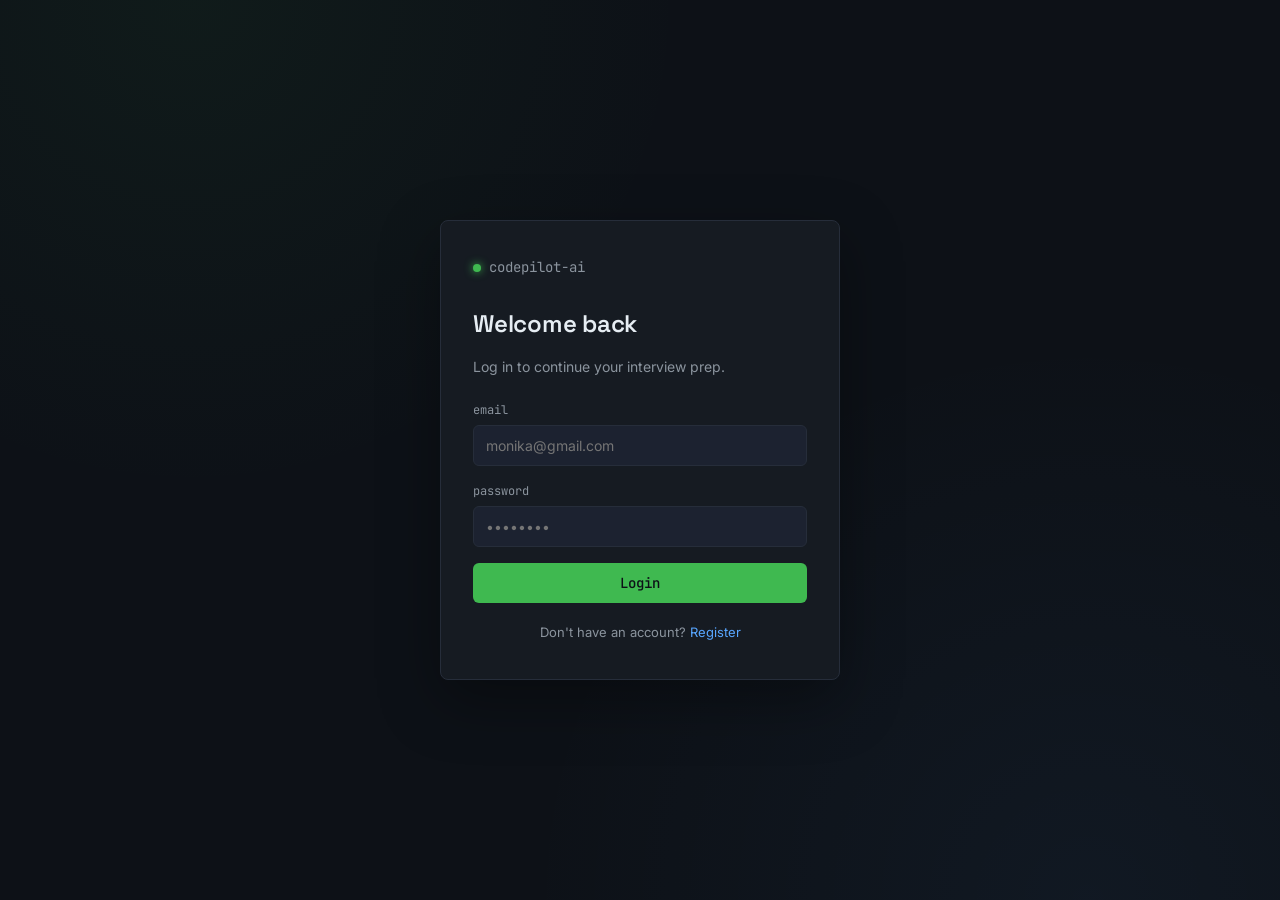
<file: src/main/resources/static/question.html>
<!DOCTYPE html>
<html lang="en">
<head>
<meta charset="UTF-8">
<meta name="viewport" content="width=device-width, initial-scale=1.0">
<title>Question · CodePilot AI</title>
<link rel="stylesheet" href="style.css">
</head>
<body>

<div class="app-shell">
    <aside class="sidebar">
        <div class="brand"><span class="dot"></span> codepilot-ai</div>

        <nav>
            <a class="nav-link" data-page="dashboard" href="dashboard.html"><span class="icon">▤</span> Dashboard</a>
            <a class="nav-link" data-page="practice" href="questions.html"><span class="icon">◆</span> Practice Questions</a>
            <a class="nav-link" data-page="companies" href="companies.html"><span class="icon">⌘</span> Companies</a>
            <a class="nav-link" data-page="mentor" href="mentor.html"><span class="icon">✦</span> AI Interviewer</a>
            <a class="nav-link" data-page="resume" href="resume.html"><span class="icon">▦</span> Resume Analyzer</a>
            <a class="nav-link" data-page="mock" href="mock-interview.html"><span class="icon">⏱</span> Mock Interview</a>
            <a class="nav-link" data-page="admin" href="admin.html" id="adminNavLink" style="display:none;"><span class="icon">⚙</span> Admin</a>
        </nav>

        <div class="sidebar-footer">
            <div class="user-chip" id="userChip"></div>
            <div class="logout-link" onclick="logout()">→ log out</div>
        </div>
    </aside>

    <main class="main" id="mainContent" style="max-width: 820px;">
        <div class="back-link" onclick="window.location.href='questions.html'">← back to all questions</div>

        <div id="loadingState" class="empty-state">Loading question...</div>

        <div id="questionContent" style="display:none;">
            <div class="detail-header">
                <div>
                    <h1 id="qTitle"></h1>
                    <div class="qmeta">
                        <span class="tag" id="qTopic"></span>
                        <span class="tag" id="qDifficulty"></span>
                    </div>
                </div>
                <div class="detail-actions">
                    <button class="icon-btn" id="bookmarkBtn" title="Bookmark" onclick="toggleBookmark()">★</button>
                </div>
            </div>

            <div class="detail-block" style="margin-top:20px;">
                <h3>Description</h3>
                <div class="body-text" id="qDescription"></div>
            </div>

            <div class="detail-block">
                <h3>Example</h3>
                <pre id="qExamples"></pre>
            </div>

            <div class="detail-block" id="constraintsBlock">
                <h3>Constraints</h3>
                <div class="body-text" id="qConstraints"></div>
            </div>

            <div class="detail-block" id="companiesBlock" style="display:none;">
                <h3>Asked by</h3>
                <div class="qmeta" id="qCompanies"></div>
            </div>

            <div class="detail-block">
                <h3>AI Hints — progressive, no full solution</h3>
                <div class="hint-row">
                    <button class="hint-btn" id="hintBtn1" onclick="revealHint(1)">Show Hint 1</button>
                    <button class="hint-btn" id="hintBtn2" onclick="revealHint(2)" disabled>Show Hint 2</button>
                    <button class="hint-btn" id="hintBtn3" onclick="revealHint(3)" disabled>Show Hint 3</button>
                </div>
                <div id="hintsContainer"></div>
            </div>

            <div class="detail-block">
                <div class="editor-toolbar">
                    <h3 style="margin:0;">Your solution (draft)</h3>
                    <select id="languageSelect">
                        <option>Java</option>
                        <option>Python</option>
                        <option>JavaScript</option>
                        <option>C++</option>
                    </select>
                </div>
                <textarea class="code-editor" id="codeEditor" placeholder="// Write your solution here. It's saved automatically as you type, just for this question." spellcheck="false"></textarea>

                <div class="result-row">
                    <button class="btn btn-solved" onclick="markProgress(true)">✓ Mark Solved</button>
                    <button class="btn btn-attempted" onclick="markProgress(false)">✗ Mark Attempted (got it wrong)</button>
                    <a class="btn btn-secondary" id="leetcodeLink" href="#" target="_blank" rel="noopener">Open on LeetCode ↗</a>
                    <button class="btn btn-secondary" onclick="askMentorAboutThis()">✦ Ask AI Interviewer</button>
                </div>

                <div class="status-banner" id="statusBanner"></div>
            </div>

            <div class="detail-block">
                <h3>Your notes</h3>
                <textarea class="notes-textarea" id="notesArea" placeholder="Jot down your approach, mistakes, or things to remember for next time..."></textarea>
                <div class="notes-status" id="notesStatus"></div>
            </div>
        </div>
    </main>
</div>

<script src="js/api.js"></script>
<script>
    requireAuth();
    renderUserChip("userChip", "practice");

    const params = new URLSearchParams(window.location.search);
    const questionId = params.get("id");
    let currentQuestion = null;
    let isBookmarked = false;
    let maxHintRevealed = 0;

    if (!questionId) {
        window.location.href = "questions.html";
    }

    const codeEditor = document.getElementById("codeEditor");
    const draftKey = () => `cm_draft_${questionId}`;

    function difficultyClass(d) {
        if (!d) return "";
        const v = d.toLowerCase();
        if (v.includes("easy")) return "easy";
        if (v.includes("hard")) return "hard";
        return "medium";
    }

    async function loadQuestion() {
        try {
            currentQuestion = await apiFetch(`/questions/${questionId}`);
            document.getElementById("qTitle").textContent = currentQuestion.title;
            document.getElementById("qTopic").textContent = currentQuestion.topic || "General";
            const diffEl = document.getElementById("qDifficulty");
            diffEl.textContent = currentQuestion.difficulty || "N/A";
            diffEl.className = "tag " + difficultyClass(currentQuestion.difficulty);
            document.getElementById("qDescription").textContent = currentQuestion.description || "No description available.";
            document.getElementById("qExamples").textContent = currentQuestion.examples || "No examples provided.";

            if (currentQuestion.constraints) {
                document.getElementById("qConstraints").textContent = currentQuestion.constraints;
            } else {
                document.getElementById("constraintsBlock").style.display = "none";
            }

            if (currentQuestion.companies) {
                document.getElementById("companiesBlock").style.display = "block";
                document.getElementById("qCompanies").innerHTML = currentQuestion.companies
                    .split(",").map(c => `<span class="tag">${c.trim()}</span>`).join("");
            }

            const link = document.getElementById("leetcodeLink");
            if (currentQuestion.link) {
                link.href = currentQuestion.link;
            } else {
                link.style.display = "none";
            }

            const savedDraft = localStorage.getItem(draftKey());
            if (savedDraft) codeEditor.value = savedDraft;

            document.getElementById("loadingState").style.display = "none";
            document.getElementById("questionContent").style.display = "block";
        } catch (err) {
            document.getElementById("loadingState").textContent = "Could not load this question: " + err.message;
        }
    }

    codeEditor.addEventListener("input", () => {
        localStorage.setItem(draftKey(), codeEditor.value);
    });

    async function loadBookmarkStatus() {
        try {
            const bookmarks = await apiFetch("/bookmarks");
            isBookmarked = bookmarks.some(b => String(b.question.id) === String(questionId));
            document.getElementById("bookmarkBtn").classList.toggle("saved", isBookmarked);
        } catch (err) {
            console.error(err);
        }
    }

    async function toggleBookmark() {
        const btn = document.getElementById("bookmarkBtn");
        try {
            if (isBookmarked) {
                await apiFetch(`/bookmarks/${questionId}`, { method: "DELETE" });
                isBookmarked = false;
            } else {
                await apiFetch("/bookmarks", {
                    method: "POST",
                    body: JSON.stringify({ questionId: Number(questionId) })
                });
                isBookmarked = true;
            }
            btn.classList.toggle("saved", isBookmarked);
        } catch (err) {
            alert(err.message);
        }
    }

    async function markProgress(solvedCorrectly) {
        try {
            await apiFetch("/progress/update", {
                method: "POST",
                body: JSON.stringify({
                    solvedCorrectly,
                    topic: currentQuestion.topic,
                    difficulty: currentQuestion.difficulty
                })
            });
            const banner = document.getElementById("statusBanner");
            banner.className = "status-banner visible " + (solvedCorrectly ? "solved" : "attempted");
            banner.textContent = solvedCorrectly
                ? "✓ Nice work — marked as solved, streak and rating updated on your dashboard."
                : "Noted — this topic will show as a weak spot on your dashboard. Try an AI hint above.";
        } catch (err) {
            alert(err.message);
        }
    }

    async function revealHint(level) {
        const btn = document.getElementById("hintBtn" + level);
        btn.disabled = true;
        btn.textContent = "Loading...";

        try {
            const data = await apiFetch("/mentor/hint", {
                method: "POST",
                body: JSON.stringify({ questionId: Number(questionId), hintLevel: level })
            });
            const container = document.getElementById("hintsContainer");
            const div = document.createElement("div");
            div.className = "hint-text";
            div.innerHTML = `<span class="label">Hint ${level}</span>${data.reply}`;
            container.appendChild(div);

            btn.textContent = "Hint " + level + " shown";
            maxHintRevealed = level;
            if (level < 3) {
                document.getElementById("hintBtn" + (level + 1)).disabled = false;
            }
        } catch (err) {
            btn.disabled = false;
            btn.textContent = "Show Hint " + level;
            alert(err.message);
        }
    }

    function askMentorAboutThis() {
        if (!currentQuestion) return;
        sessionStorage.setItem("cm_mentor_prefill",
            `Can you give me a hint for this problem without fully solving it? Title: "${currentQuestion.title}" (${currentQuestion.topic}, ${currentQuestion.difficulty}). Description: ${currentQuestion.description}`
        );
        window.location.href = "mentor.html";
    }

    // ---- Notes ----
    const notesArea = document.getElementById("notesArea");
    const notesStatus = document.getElementById("notesStatus");
    let notesSaveTimeout = null;

    async function loadNotes() {
        try {
            const data = await apiFetch(`/notes/${questionId}`);
            notesArea.value = data.content || "";
        } catch (err) {
            console.error(err);
        }
    }

    notesArea.addEventListener("input", () => {
        notesStatus.textContent = "Saving...";
        clearTimeout(notesSaveTimeout);
        notesSaveTimeout = setTimeout(async () => {
            try {
                await apiFetch(`/notes/${questionId}`, {
                    method: "PUT",
                    body: JSON.stringify({ notes: notesArea.value })
                });
                notesStatus.textContent = "Saved ✓";
                setTimeout(() => { notesStatus.textContent = ""; }, 1500);
            } catch (err) {
                notesStatus.textContent = "Could not save notes.";
            }
        }, 700);
    });

    loadQuestion().then(loadBookmarkStatus).then(loadNotes);
</script>

</body>
</html>
</file>
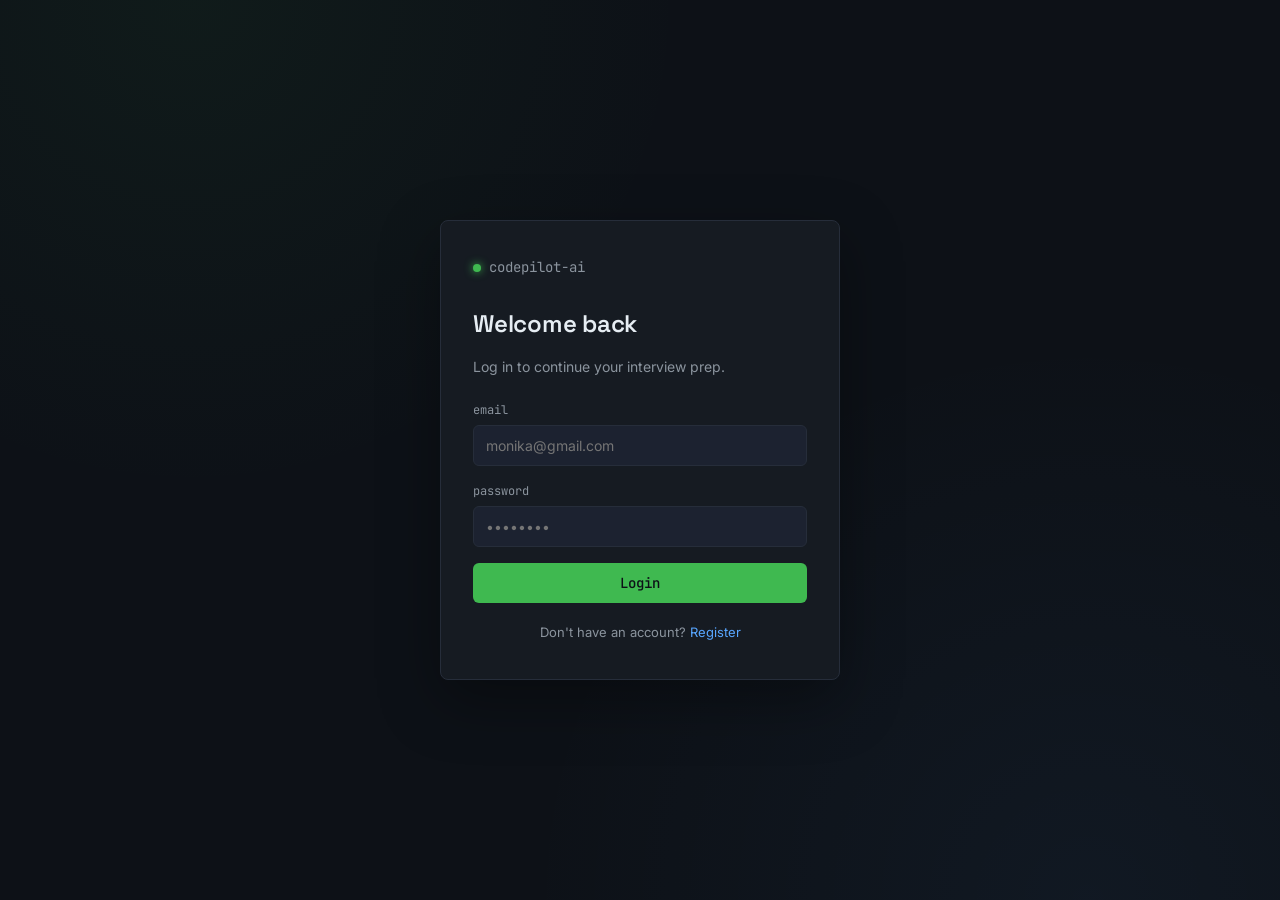
<file: src/main/resources/static/questions.html>
<!DOCTYPE html>
<html lang="en">
<head>
<meta charset="UTF-8">
<meta name="viewport" content="width=device-width, initial-scale=1.0">
<title>Practice Questions · CodePilot AI</title>
<link rel="stylesheet" href="style.css">
</head>
<body>

<div class="app-shell">
    <aside class="sidebar">
        <div class="brand"><span class="dot"></span> codepilot-ai</div>

        <nav>
            <a class="nav-link" data-page="dashboard" href="dashboard.html"><span class="icon">▤</span> Dashboard</a>
            <a class="nav-link" data-page="practice" href="questions.html"><span class="icon">◆</span> Practice Questions</a>
            <a class="nav-link" data-page="companies" href="companies.html"><span class="icon">⌘</span> Companies</a>
            <a class="nav-link" data-page="mentor" href="mentor.html"><span class="icon">✦</span> AI Interviewer</a>
            <a class="nav-link" data-page="resume" href="resume.html"><span class="icon">▦</span> Resume Analyzer</a>
            <a class="nav-link" data-page="mock" href="mock-interview.html"><span class="icon">⏱</span> Mock Interview</a>
            <a class="nav-link" data-page="admin" href="admin.html" id="adminNavLink" style="display:none;"><span class="icon">⚙</span> Admin</a>
        </nav>

        <div class="sidebar-footer">
            <div class="user-chip" id="userChip"></div>
            <div class="logout-link" onclick="logout()">→ log out</div>
        </div>
    </aside>

    <main class="main">
        <div class="page-header">
            <div class="eyebrow prompt">questions --list</div>
            <h1>Practice Questions</h1>
            <p>Click a question to read the full problem, draft a solution, and track it on your dashboard.</p>
        </div>

        <div class="search-row">
            <input type="text" id="searchInput" placeholder="Search questions by title...">
        </div>

        <div class="filter-row" id="topicFilters">
            <div class="chip active" data-topic="all">All topics</div>
            <div class="chip" data-topic="Arrays">Arrays</div>
            <div class="chip" data-topic="Strings">Strings</div>
            <div class="chip" data-topic="Linked List">Linked List</div>
            <div class="chip" data-topic="Trees">Trees</div>
            <div class="chip" data-topic="Graphs">Graphs</div>
            <div class="chip" data-topic="DP">DP</div>
            <div class="chip" data-topic="Stack">Stack</div>
            <div class="chip" data-topic="Heap">Heap</div>
            <div class="chip" data-topic="Searching">Searching</div>
            <div class="chip" data-topic="Bit Manipulation">Bit Manipulation</div>
        </div>

        <div class="filter-row" id="difficultyFilters">
            <div class="chip active" data-difficulty="all">Any difficulty</div>
            <div class="chip" data-difficulty="Easy">Easy</div>
            <div class="chip" data-difficulty="Medium">Medium</div>
            <div class="chip" data-difficulty="Hard">Hard</div>
        </div>

        <div class="question-list" id="questionList">
            <div class="empty-state">Loading questions...</div>
        </div>
    </main>
</div>

<script src="js/api.js"></script>
<script>
    requireAuth();
    renderUserChip("userChip", "practice");

    let allQuestions = [];
    let bookmarkedIds = new Set();
    let activeTopic = "all";
    let activeDifficulty = "all";
    let searchTerm = "";

    function difficultyClass(d) {
        if (!d) return "";
        const v = d.toLowerCase();
        if (v.includes("easy")) return "easy";
        if (v.includes("hard")) return "hard";
        return "medium";
    }

    function renderQuestions() {
        const list = document.getElementById("questionList");
        let filtered = allQuestions;

        if (activeTopic !== "all") {
            filtered = filtered.filter(q => (q.topic || "").toLowerCase() === activeTopic.toLowerCase());
        }
        if (activeDifficulty !== "all") {
            filtered = filtered.filter(q => (q.difficulty || "").toLowerCase() === activeDifficulty.toLowerCase());
        }
        if (searchTerm.trim()) {
            filtered = filtered.filter(q => q.title.toLowerCase().includes(searchTerm.trim().toLowerCase()));
        }

        if (filtered.length === 0) {
            list.innerHTML = `<div class="empty-state">No questions match these filters. Try clearing a filter, or ask the AI mentor for a question.</div>`;
            return;
        }

        list.innerHTML = filtered.map(q => `
            <div class="question-card" onclick="openQuestion(${q.id})">
                <div>
                    <div class="qtitle">${q.title}</div>
                    <div class="qmeta">
                        <span class="tag">${q.topic || "General"}</span>
                        <span class="tag ${difficultyClass(q.difficulty)}">${q.difficulty || "N/A"}</span>
                    </div>
                </div>
                <button class="icon-btn ${bookmarkedIds.has(q.id) ? 'saved' : ''}" title="Bookmark" onclick="event.stopPropagation(); toggleBookmark(${q.id}, this)">★</button>
            </div>
        `).join("");
    }

    function openQuestion(id) {
        window.location.href = `question.html?id=${id}`;
    }

    async function loadQuestions() {
        try {
            allQuestions = await apiFetch("/questions/all");
            renderQuestions();
        } catch (err) {
            document.getElementById("questionList").innerHTML =
                `<div class="empty-state">Could not load questions: ${err.message}</div>`;
        }
    }

    async function loadBookmarks() {
        try {
            const bookmarks = await apiFetch("/bookmarks");
            bookmarkedIds = new Set(bookmarks.map(b => b.question.id));
            renderQuestions();
        } catch (err) {
            console.error(err);
        }
    }

    async function toggleBookmark(questionId, btn) {
        try {
            if (bookmarkedIds.has(questionId)) {
                await apiFetch(`/bookmarks/${questionId}`, { method: "DELETE" });
                bookmarkedIds.delete(questionId);
                btn.classList.remove("saved");
            } else {
                await apiFetch("/bookmarks", {
                    method: "POST",
                    body: JSON.stringify({ questionId })
                });
                bookmarkedIds.add(questionId);
                btn.classList.add("saved");
            }
        } catch (err) {
            alert(err.message);
        }
    }

    document.getElementById("topicFilters").addEventListener("click", (e) => {
        const chip = e.target.closest(".chip");
        if (!chip) return;
        document.querySelectorAll("#topicFilters .chip").forEach(c => c.classList.remove("active"));
        chip.classList.add("active");
        activeTopic = chip.dataset.topic;
        renderQuestions();
    });

    document.getElementById("difficultyFilters").addEventListener("click", (e) => {
        const chip = e.target.closest(".chip");
        if (!chip) return;
        document.querySelectorAll("#difficultyFilters .chip").forEach(c => c.classList.remove("active"));
        chip.classList.add("active");
        activeDifficulty = chip.dataset.difficulty;
        renderQuestions();
    });

    document.getElementById("searchInput").addEventListener("input", (e) => {
        searchTerm = e.target.value;
        renderQuestions();
    });

    loadQuestions().then(loadBookmarks);
</script>

</body>
</html>
</file>
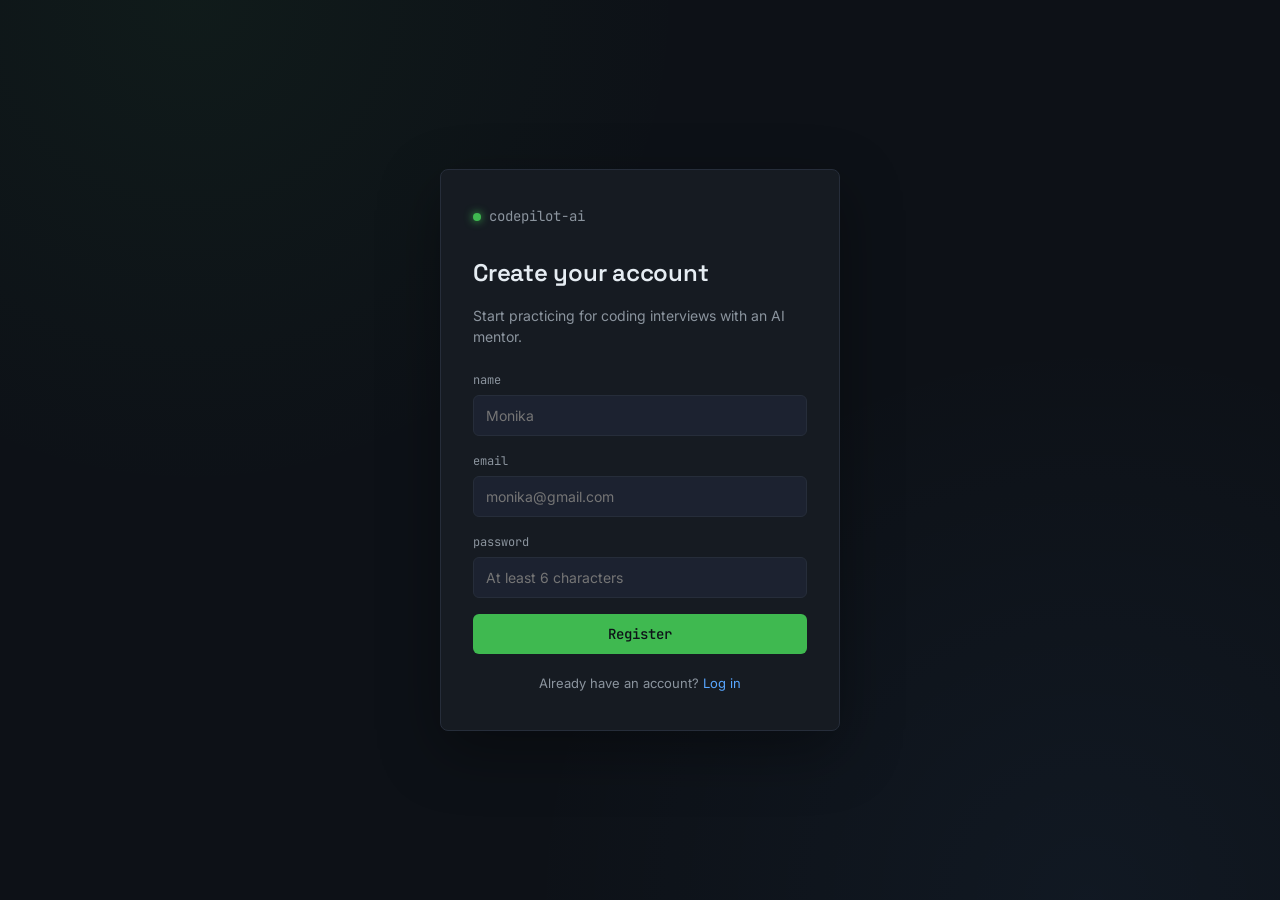
<file: src/main/resources/static/register.html>
<!DOCTYPE html>
<html lang="en">
<head>
<meta charset="UTF-8">
<meta name="viewport" content="width=device-width, initial-scale=1.0">
<title>Register · CodePilot AI</title>
<link rel="stylesheet" href="style.css">
</head>
<body>

<div class="auth-shell">
    <div class="auth-card">
        <div class="brand"><span class="dot"></span> codepilot-ai</div>

        <h1>Create your account</h1>
        <p class="subtitle">Start practicing for coding interviews with an AI mentor.</p>

        <div class="form-error" id="errorBox"></div>

        <form id="registerForm">
            <div class="field">
                <label for="name">name</label>
                <input type="text" id="name" placeholder="Monika" required>
            </div>
            <div class="field">
                <label for="email">email</label>
                <input type="email" id="email" placeholder="monika@gmail.com" required>
            </div>
            <div class="field">
                <label for="password">password</label>
                <input type="password" id="password" placeholder="At least 6 characters" required minlength="6">
            </div>
            <button type="submit" class="btn btn-primary" id="submitBtn">Register</button>
        </form>

        <div class="auth-footer">
            Already have an account? <a href="login.html">Log in</a>
        </div>
    </div>
</div>

<script src="js/api.js"></script>
<script>
    const form = document.getElementById("registerForm");
    const errorBox = document.getElementById("errorBox");
    const submitBtn = document.getElementById("submitBtn");

    form.addEventListener("submit", async (e) => {
        e.preventDefault();
        errorBox.classList.remove("visible");
        submitBtn.disabled = true;
        submitBtn.textContent = "Creating account...";

        const payload = {
            name: document.getElementById("name").value.trim(),
            email: document.getElementById("email").value.trim(),
            password: document.getElementById("password").value
        };

        try {
            const data = await apiFetch("/auth/register", {
                method: "POST",
                body: JSON.stringify(payload)
            });
            setSession(data);
            window.location.href = "dashboard.html";
        } catch (err) {
            errorBox.textContent = err.message;
            errorBox.classList.add("visible");
            submitBtn.disabled = false;
            submitBtn.textContent = "Register";
        }
    });
</script>

</body>
</html>
</file>
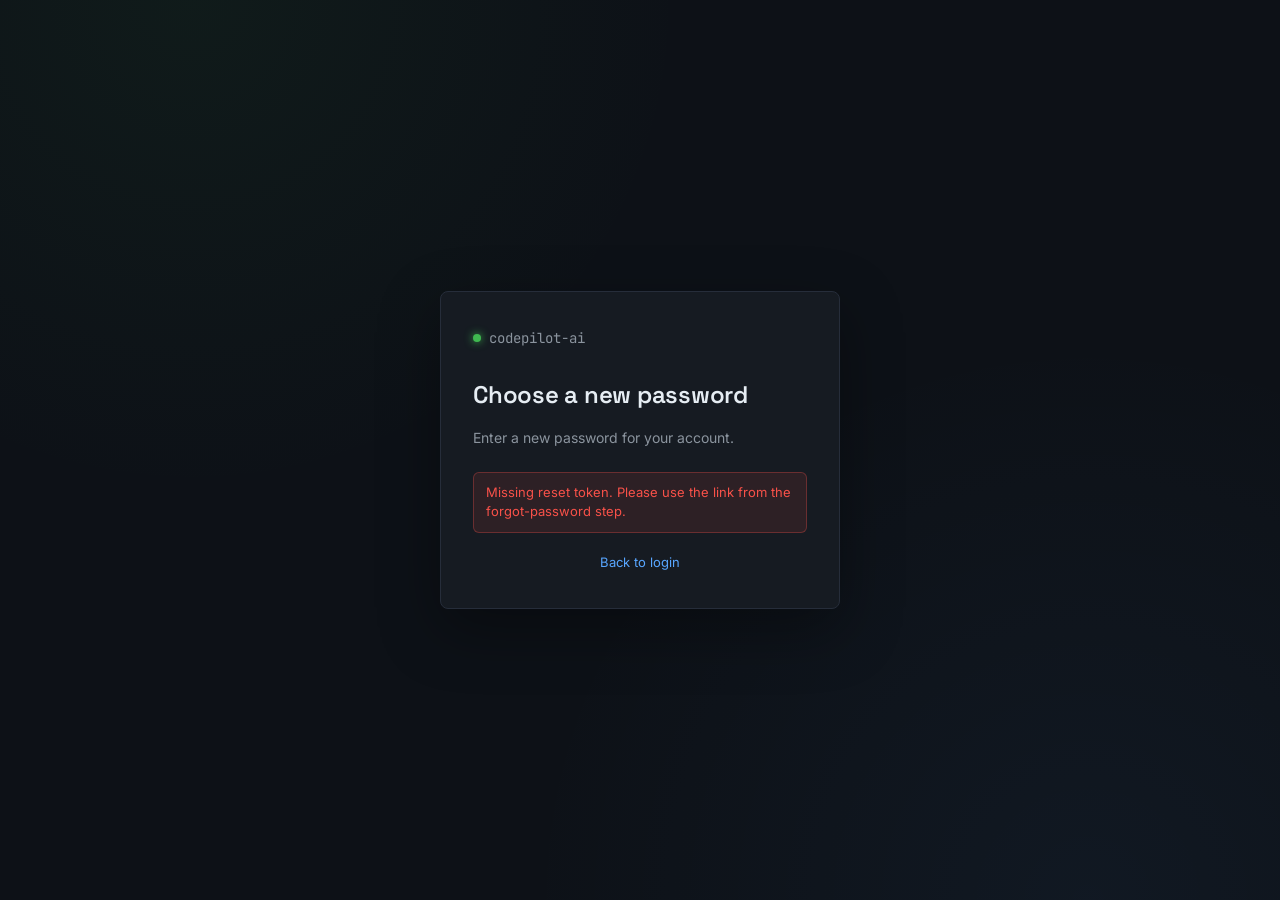
<file: src/main/resources/static/reset-password.html>
<!DOCTYPE html>
<html lang="en">
<head>
<meta charset="UTF-8">
<meta name="viewport" content="width=device-width, initial-scale=1.0">
<title>Reset Password · CodePilot AI</title>
<link rel="stylesheet" href="style.css">
</head>
<body>

<div class="auth-shell">
    <div class="auth-card">
        <div class="brand"><span class="dot"></span> codepilot-ai</div>

        <h1>Choose a new password</h1>
        <p class="subtitle">Enter a new password for your account.</p>

        <div class="form-error" id="errorBox"></div>

        <form id="resetForm">
            <div class="field">
                <label for="password">new password</label>
                <input type="password" id="password" placeholder="At least 6 characters" required minlength="6">
            </div>
            <button type="submit" class="btn btn-primary" id="submitBtn">Reset password</button>
        </form>

        <div class="auth-footer">
            <a href="login.html">Back to login</a>
        </div>
    </div>
</div>

<script src="js/api.js"></script>
<script>
    const params = new URLSearchParams(window.location.search);
    const token = params.get("token");
    const form = document.getElementById("resetForm");
    const errorBox = document.getElementById("errorBox");
    const submitBtn = document.getElementById("submitBtn");

    if (!token) {
        errorBox.textContent = "Missing reset token. Please use the link from the forgot-password step.";
        errorBox.classList.add("visible");
        form.style.display = "none";
    }

    form.addEventListener("submit", async (e) => {
        e.preventDefault();
        errorBox.classList.remove("visible");
        submitBtn.disabled = true;
        submitBtn.textContent = "Resetting...";

        try {
            await apiFetch("/auth/reset-password", {
                method: "POST",
                body: JSON.stringify({
                    token: token,
                    newPassword: document.getElementById("password").value
                })
            });
            window.location.href = "login.html";
        } catch (err) {
            errorBox.textContent = err.message;
            errorBox.classList.add("visible");
            submitBtn.disabled = false;
            submitBtn.textContent = "Reset password";
        }
    });
</script>

</body>
</html>
</file>
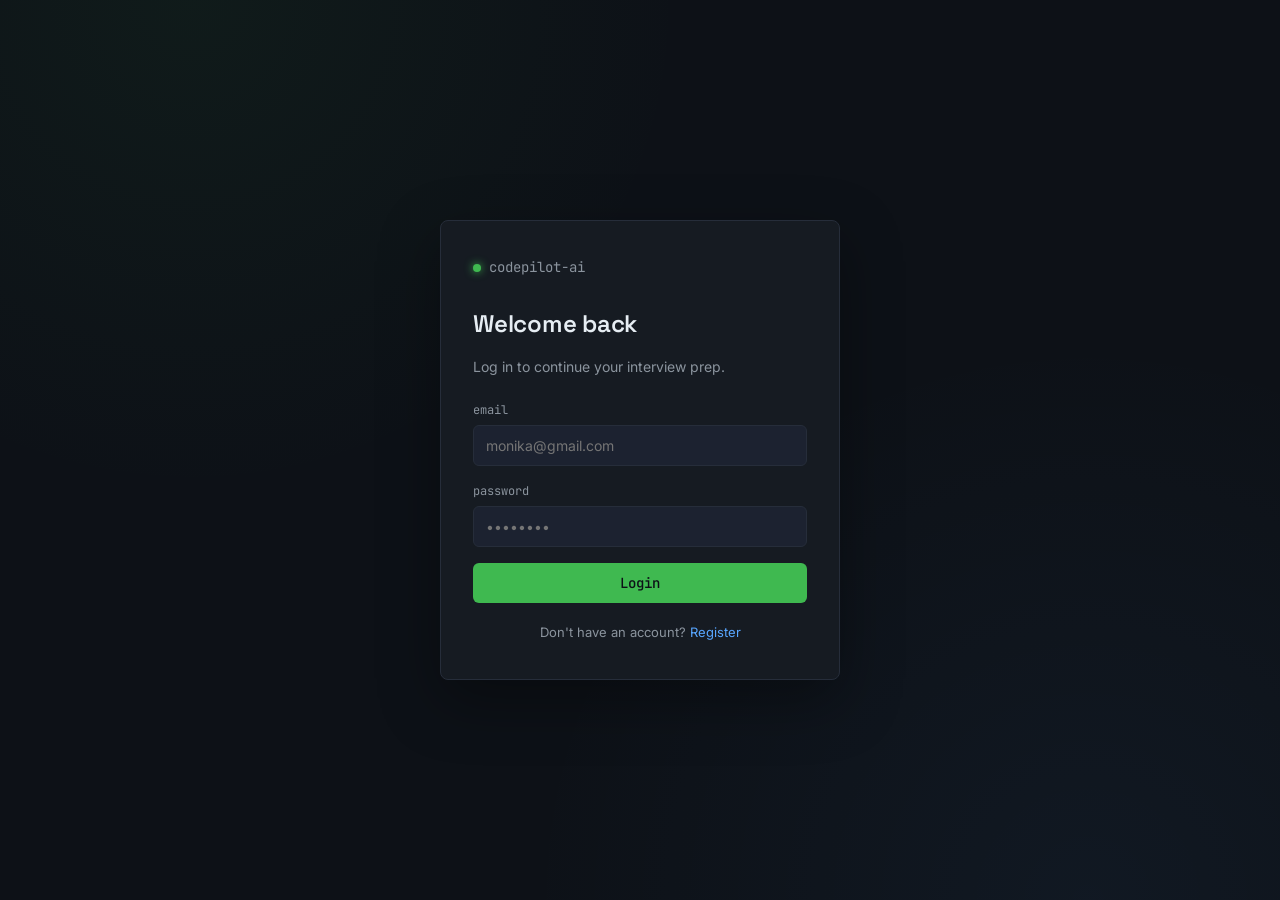
<file: src/main/resources/static/resume.html>
<!DOCTYPE html>
<html lang="en">
<head>
<meta charset="UTF-8">
<meta name="viewport" content="width=device-width, initial-scale=1.0">
<title>Resume Analyzer · CodePilot AI</title>
<link rel="stylesheet" href="style.css">
</head>
<body>

<div class="app-shell">
    <aside class="sidebar">
        <div class="brand"><span class="dot"></span> codepilot-ai</div>

        <nav>
            <a class="nav-link" data-page="dashboard" href="dashboard.html"><span class="icon">▤</span> Dashboard</a>
            <a class="nav-link" data-page="practice" href="questions.html"><span class="icon">◆</span> Practice Questions</a>
            <a class="nav-link" data-page="companies" href="companies.html"><span class="icon">⌘</span> Companies</a>
            <a class="nav-link" data-page="mentor" href="mentor.html"><span class="icon">✦</span> AI Interviewer</a>
            <a class="nav-link" data-page="resume" href="resume.html"><span class="icon">▦</span> Resume Analyzer</a>
            <a class="nav-link" data-page="mock" href="mock-interview.html"><span class="icon">⏱</span> Mock Interview</a>
            <a class="nav-link" data-page="admin" href="admin.html" id="adminNavLink" style="display:none;"><span class="icon">⚙</span> Admin</a>
        </nav>

        <div class="sidebar-footer">
            <div class="user-chip" id="userChip"></div>
            <div class="logout-link" onclick="logout()">→ log out</div>
        </div>
    </aside>

    <main class="main">
        <div class="page-header">
            <div class="eyebrow prompt">resume --analyze</div>
            <h1>Resume Analyzer</h1>
            <p>Upload a PDF resume to get an AI-generated ATS score, weak points, missing keywords, and detected skills.</p>
        </div>

        <div class="detail-block">
            <input type="file" id="fileInput" accept="application/pdf" style="display:none;">
            <div id="dropZone" style="border:1px dashed var(--border); border-radius:8px; padding:36px; text-align:center; cursor:pointer;" onclick="document.getElementById('fileInput').click()">
                <div style="font-family:var(--font-mono); color:var(--text-muted); margin-bottom:8px;" id="dropZoneText">Click to choose a PDF resume, or drag one here</div>
                <button class="btn btn-primary" style="width:auto; padding:10px 20px;">Choose File</button>
            </div>
            <div class="result-row">
                <button class="btn btn-solved" id="analyzeBtn" style="width:auto;" onclick="analyzeResume()" disabled>Analyze Resume</button>
            </div>
        </div>

        <div id="resultsSection" style="display:none;">
            <div class="stat-grid">
                <div class="stat-card">
                    <div class="label">ats_score</div>
                    <div class="value accent" id="atsScore">—</div>
                    <div class="progress-bar-track"><div class="progress-bar-fill" id="atsBar" style="width:0%"></div></div>
                </div>
            </div>

            <div class="detail-block">
                <h3>Weak points</h3>
                <div class="body-text" id="weakPoints"></div>
            </div>
            <div class="detail-block">
                <h3>Missing keywords</h3>
                <div class="qmeta" id="missingKeywords"></div>
            </div>
            <div class="detail-block">
                <h3>Detected skills</h3>
                <div class="qmeta" id="detectedSkills"></div>
            </div>
        </div>
    </main>
</div>

<script src="js/api.js"></script>
<script>
    requireAuth();
    renderUserChip("userChip", "resume");

    const fileInput = document.getElementById("fileInput");
    const analyzeBtn = document.getElementById("analyzeBtn");
    const dropZoneText = document.getElementById("dropZoneText");
    let selectedFile = null;

    fileInput.addEventListener("change", () => {
        if (fileInput.files.length > 0) {
            selectedFile = fileInput.files[0];
            dropZoneText.textContent = "Selected: " + selectedFile.name;
            analyzeBtn.disabled = false;
        }
    });

    const dropZone = document.getElementById("dropZone");
    dropZone.addEventListener("dragover", (e) => { e.preventDefault(); dropZone.style.borderColor = "var(--accent)"; });
    dropZone.addEventListener("dragleave", () => { dropZone.style.borderColor = "var(--border)"; });
    dropZone.addEventListener("drop", (e) => {
        e.preventDefault();
        dropZone.style.borderColor = "var(--border)";
        if (e.dataTransfer.files.length > 0) {
            selectedFile = e.dataTransfer.files[0];
            dropZoneText.textContent = "Selected: " + selectedFile.name;
            analyzeBtn.disabled = false;
        }
    });

    async function analyzeResume() {
        if (!selectedFile) return;
        analyzeBtn.disabled = true;
        analyzeBtn.textContent = "Analyzing...";

        try {
            const formData = new FormData();
            formData.append("file", selectedFile);

            const response = await fetch(API_BASE + "/resume/analyze", {
                method: "POST",
                headers: { "Authorization": "Bearer " + getToken() },
                body: formData
            });

            if (!response.ok) {
                const text = await response.text();
                throw new Error(text || "Could not analyze resume.");
            }

            const data = await response.json();

            document.getElementById("atsScore").textContent = data.atsScore + "/100";
            document.getElementById("atsBar").style.width = Math.min(data.atsScore, 100) + "%";

            document.getElementById("weakPoints").innerHTML = (data.weakPoints || [])
                .map(p => `• ${p}`).join("<br>") || "None detected.";

            document.getElementById("missingKeywords").innerHTML = (data.missingKeywords || [])
                .map(k => `<span class="tag">${k}</span>`).join(" ") || "<span class='tag'>None</span>";

            document.getElementById("detectedSkills").innerHTML = (data.skills || [])
                .map(s => `<span class="tag easy">${s}</span>`).join(" ") || "<span class='tag'>None detected</span>";

            document.getElementById("resultsSection").style.display = "block";
        } catch (err) {
            alert(err.message);
        } finally {
            analyzeBtn.disabled = false;
            analyzeBtn.textContent = "Analyze Resume";
        }
    }
</script>

</body>
</html>
</file>
<file: src/main/resources/static/style.css>
/* ============================================================
   CodeMentor AI — Design System
   A dark, IDE-inspired interface for coding-interview prep.
   Signature motif: the terminal prompt ($ /path >) used as a
   recurring structural device across headers, nav, and cards.
   ============================================================ */

@import url('https://fonts.googleapis.com/css2?family=Space+Grotesk:wght@500;600;700&family=Inter:wght@400;500;600&family=JetBrains+Mono:wght@400;500;600&display=swap');

:root {
    --bg: #0D1117;
    --surface: #161B22;
    --surface-2: #1C2230;
    --border: #262D3A;
    --text: #E6EDF3;
    --text-muted: #8B949E;
    --accent: #3FB950;       /* terminal green */
    --accent-dim: #2EA043;
    --amber: #D29922;        /* medium difficulty / warnings */
    --red: #F85149;          /* hard difficulty / errors */
    --blue: #58A6FF;         /* links, info */
    --radius: 8px;
    --font-display: 'Space Grotesk', sans-serif;
    --font-body: 'Inter', sans-serif;
    --font-mono: 'JetBrains Mono', monospace;
}

* { box-sizing: border-box; }

html { scroll-behavior: smooth; }

body {
    margin: 0;
    font-family: var(--font-body);
    background: var(--bg);
    background-image:
        radial-gradient(circle at 15% 0%, rgba(63, 185, 80, 0.06), transparent 35%),
        radial-gradient(circle at 85% 100%, rgba(88, 166, 255, 0.05), transparent 40%);
    color: var(--text);
    min-height: 100vh;
    line-height: 1.5;
}

a { color: var(--blue); text-decoration: none; }
a:hover { text-decoration: underline; }

h1, h2, h3 {
    font-family: var(--font-display);
    font-weight: 600;
    letter-spacing: -0.01em;
    margin: 0 0 8px 0;
}

.mono { font-family: var(--font-mono); }

.prompt::before {
    content: '$ ';
    color: var(--accent);
    font-family: var(--font-mono);
}

/* ---------- Layout shells ---------- */

.auth-shell {
    min-height: 100vh;
    display: flex;
    align-items: center;
    justify-content: center;
    padding: 24px;
}

.auth-card {
    width: 100%;
    max-width: 400px;
    background: var(--surface);
    border: 1px solid var(--border);
    border-radius: var(--radius);
    padding: 36px 32px;
    box-shadow: 0 20px 60px rgba(0,0,0,0.35);
}

.auth-card .brand {
    display: flex;
    align-items: center;
    gap: 8px;
    margin-bottom: 28px;
    font-family: var(--font-mono);
    color: var(--text-muted);
    font-size: 14px;
}

.auth-card .brand .dot {
    width: 8px; height: 8px; border-radius: 50%;
    background: var(--accent);
    box-shadow: 0 0 8px var(--accent);
}

.auth-card h1 { font-size: 24px; }
.auth-card .subtitle { color: var(--text-muted); font-size: 14px; margin-bottom: 24px; }

.field { margin-bottom: 16px; }
.field label {
    display: block;
    font-size: 12px;
    font-family: var(--font-mono);
    color: var(--text-muted);
    margin-bottom: 6px;
    text-transform: lowercase;
}
.field input, .field select, .field textarea {
    width: 100%;
    padding: 11px 12px;
    background: var(--surface-2);
    border: 1px solid var(--border);
    border-radius: 6px;
    color: var(--text);
    font-family: var(--font-body);
    font-size: 14px;
    outline: none;
    transition: border-color 0.15s ease;
}
.field input:focus, .field select:focus, .field textarea:focus {
    border-color: var(--accent);
}

.btn {
    display: inline-flex;
    align-items: center;
    justify-content: center;
    gap: 8px;
    width: 100%;
    padding: 11px 16px;
    border-radius: 6px;
    border: none;
    font-family: var(--font-mono);
    font-size: 14px;
    font-weight: 500;
    cursor: pointer;
    transition: transform 0.1s ease, background 0.15s ease, opacity 0.15s ease;
}
.btn:active { transform: scale(0.98); }
.btn-primary { background: var(--accent); color: #0D1117; }
.btn-primary:hover { background: var(--accent-dim); }
.btn-secondary { background: var(--surface-2); color: var(--text); border: 1px solid var(--border); }
.btn-secondary:hover { border-color: var(--text-muted); }
.btn-sm { width: auto; padding: 6px 12px; font-size: 12px; }
.btn:disabled { opacity: 0.6; cursor: not-allowed; }

.form-error {
    background: rgba(248, 81, 73, 0.1);
    border: 1px solid rgba(248, 81, 73, 0.3);
    color: var(--red);
    font-size: 13px;
    padding: 10px 12px;
    border-radius: 6px;
    margin-bottom: 16px;
    display: none;
}
.form-error.visible { display: block; }

.auth-footer {
    text-align: center;
    margin-top: 20px;
    font-size: 13px;
    color: var(--text-muted);
}

/* ---------- App shell (post-login pages) ---------- */

.app-shell {
    display: grid;
    grid-template-columns: 240px 1fr;
    min-height: 100vh;
}

.sidebar {
    background: var(--surface);
    border-right: 1px solid var(--border);
    padding: 24px 16px;
    display: flex;
    flex-direction: column;
    position: sticky;
    top: 0;
    height: 100vh;
}

.sidebar .brand {
    display: flex;
    align-items: center;
    gap: 8px;
    font-family: var(--font-mono);
    font-size: 14px;
    padding: 0 8px;
    margin-bottom: 32px;
}
.sidebar .brand .dot {
    width: 8px; height: 8px; border-radius: 50%;
    background: var(--accent);
    box-shadow: 0 0 8px var(--accent);
}

.nav-link {
    display: flex;
    align-items: center;
    gap: 10px;
    padding: 10px 12px;
    border-radius: 6px;
    color: var(--text-muted);
    font-size: 14px;
    font-weight: 500;
    margin-bottom: 4px;
    cursor: pointer;
    transition: background 0.15s ease, color 0.15s ease;
}
.nav-link:hover { background: var(--surface-2); color: var(--text); text-decoration: none; }
.nav-link.active { background: var(--surface-2); color: var(--accent); }
.nav-link .icon { font-family: var(--font-mono); width: 18px; text-align: center; }

.sidebar-footer {
    margin-top: auto;
    padding-top: 16px;
    border-top: 1px solid var(--border);
}

.user-chip {
    display: flex;
    align-items: center;
    gap: 10px;
    padding: 8px;
    font-size: 13px;
}
.user-chip .avatar {
    width: 30px; height: 30px; border-radius: 50%;
    background: var(--surface-2);
    border: 1px solid var(--border);
    display: flex; align-items: center; justify-content: center;
    font-family: var(--font-mono);
    color: var(--accent);
    font-size: 13px;
}
.logout-link {
    display: block;
    margin-top: 8px;
    font-family: var(--font-mono);
    font-size: 12px;
    color: var(--text-muted);
    cursor: pointer;
    padding: 4px 8px;
}
.logout-link:hover { color: var(--red); }

.main {
    padding: 32px 40px;
    max-width: 1100px;
}

.page-header { margin-bottom: 28px; }
.page-header .eyebrow {
    font-family: var(--font-mono);
    color: var(--accent);
    font-size: 12px;
    margin-bottom: 6px;
}
.page-header p { color: var(--text-muted); font-size: 14px; margin: 0; }

/* ---------- Cards / stats ---------- */

.stat-grid {
    display: grid;
    grid-template-columns: repeat(auto-fit, minmax(200px, 1fr));
    gap: 16px;
    margin-bottom: 32px;
}

.stat-card {
    background: var(--surface);
    border: 1px solid var(--border);
    border-radius: var(--radius);
    padding: 20px;
}
.stat-card .label {
    font-family: var(--font-mono);
    font-size: 12px;
    color: var(--text-muted);
    margin-bottom: 10px;
}
.stat-card .value {
    font-family: var(--font-display);
    font-size: 32px;
    font-weight: 700;
}
.stat-card .value.accent { color: var(--accent); }
.stat-card .value.warn { color: var(--amber); }
.stat-card .value.danger { color: var(--red); }
.stat-card .sub { font-size: 12px; color: var(--text-muted); margin-top: 4px; }

.progress-bar-track {
    width: 100%;
    height: 6px;
    background: var(--surface-2);
    border-radius: 3px;
    overflow: hidden;
    margin-top: 12px;
}
.progress-bar-fill {
    height: 100%;
    background: var(--accent);
    border-radius: 3px;
    transition: width 0.4s ease;
}

.section-title {
    font-family: var(--font-mono);
    font-size: 13px;
    color: var(--text-muted);
    text-transform: uppercase;
    letter-spacing: 0.05em;
    margin: 32px 0 14px 0;
}

/* ---------- Questions list ---------- */

.filter-row {
    display: flex;
    gap: 8px;
    flex-wrap: wrap;
    margin-bottom: 20px;
}
.chip {
    padding: 6px 14px;
    border-radius: 999px;
    border: 1px solid var(--border);
    background: var(--surface);
    color: var(--text-muted);
    font-family: var(--font-mono);
    font-size: 12px;
    cursor: pointer;
    transition: all 0.15s ease;
}
.chip:hover { border-color: var(--accent); color: var(--text); }
.chip.active { background: rgba(63,185,80,0.12); border-color: var(--accent); color: var(--accent); }

.question-list { display: flex; flex-direction: column; gap: 10px; }

.question-card {
    background: var(--surface);
    border: 1px solid var(--border);
    border-radius: var(--radius);
    padding: 16px 18px;
    display: flex;
    align-items: center;
    justify-content: space-between;
    gap: 16px;
}

.question-card .qtitle { font-weight: 500; font-size: 15px; margin-bottom: 4px; }
.question-card .qmeta { display: flex; gap: 8px; align-items: center; }

.tag {
    font-family: var(--font-mono);
    font-size: 11px;
    padding: 2px 8px;
    border-radius: 4px;
    background: var(--surface-2);
    color: var(--text-muted);
}
.tag.easy { color: var(--accent); background: rgba(63,185,80,0.12); }
.tag.medium { color: var(--amber); background: rgba(210,153,34,0.12); }
.tag.hard { color: var(--red); background: rgba(248,81,73,0.12); }

.icon-btn {
    background: none;
    border: 1px solid var(--border);
    color: var(--text-muted);
    border-radius: 6px;
    width: 34px; height: 34px;
    cursor: pointer;
    font-size: 15px;
    transition: all 0.15s ease;
    flex-shrink: 0;
}
.icon-btn:hover { border-color: var(--amber); color: var(--amber); }
.icon-btn.saved { color: var(--amber); border-color: var(--amber); }

.empty-state {
    text-align: center;
    padding: 48px 20px;
    color: var(--text-muted);
    font-family: var(--font-mono);
    font-size: 13px;
}

/* ---------- AI Mentor chat ---------- */

.chat-shell {
    background: var(--surface);
    border: 1px solid var(--border);
    border-radius: var(--radius);
    height: 65vh;
    display: flex;
    flex-direction: column;
    overflow: hidden;
}

.chat-window-bar {
    padding: 10px 16px;
    border-bottom: 1px solid var(--border);
    display: flex;
    align-items: center;
    gap: 8px;
    font-family: var(--font-mono);
    font-size: 12px;
    color: var(--text-muted);
}
.chat-window-bar .dots { display: flex; gap: 6px; }
.chat-window-bar .dots span { width: 9px; height: 9px; border-radius: 50%; }
.chat-window-bar .dots span:nth-child(1) { background: var(--red); }
.chat-window-bar .dots span:nth-child(2) { background: var(--amber); }
.chat-window-bar .dots span:nth-child(3) { background: var(--accent); }

.chat-messages {
    flex: 1;
    overflow-y: auto;
    padding: 20px;
    display: flex;
    flex-direction: column;
    gap: 14px;
}

.msg { max-width: 80%; padding: 10px 14px; border-radius: 10px; font-size: 14px; line-height: 1.6; white-space: pre-wrap; }
.msg.user { align-self: flex-end; background: rgba(63,185,80,0.14); border: 1px solid rgba(63,185,80,0.25); }
.msg.bot { align-self: flex-start; background: var(--surface-2); border: 1px solid var(--border); font-family: var(--font-mono); font-size: 13px; }
.msg.bot::before { content: '> '; color: var(--accent); }

.chat-input-row {
    display: flex;
    gap: 10px;
    padding: 14px;
    border-top: 1px solid var(--border);
}
.chat-input-row input {
    flex: 1;
    background: var(--surface-2);
    border: 1px solid var(--border);
    border-radius: 6px;
    padding: 11px 14px;
    color: var(--text);
    font-family: var(--font-body);
    font-size: 14px;
    outline: none;
}
.chat-input-row input:focus { border-color: var(--accent); }
.chat-input-row button {
    padding: 0 20px;
    background: var(--accent);
    border: none;
    border-radius: 6px;
    color: #0D1117;
    font-family: var(--font-mono);
    font-weight: 600;
    cursor: pointer;
}
.chat-input-row button:hover { background: var(--accent-dim); }

.suggestion-row { display: flex; gap: 8px; flex-wrap: wrap; padding: 0 14px 14px 14px; }
.suggestion-chip {
    font-family: var(--font-mono);
    font-size: 12px;
    padding: 6px 12px;
    border-radius: 999px;
    border: 1px dashed var(--border);
    color: var(--text-muted);
    cursor: pointer;
}
.suggestion-chip:hover { border-color: var(--accent); color: var(--accent); }

/* ---------- Search bar ---------- */

.search-row {
    display: flex;
    gap: 10px;
    margin-bottom: 16px;
}
.search-row input {
    flex: 1;
    background: var(--surface);
    border: 1px solid var(--border);
    border-radius: 6px;
    padding: 10px 14px;
    color: var(--text);
    font-family: var(--font-body);
    font-size: 14px;
    outline: none;
}
.search-row input:focus { border-color: var(--accent); }

.question-card { cursor: pointer; transition: border-color 0.15s ease; text-decoration: none; color: inherit; }
.question-card:hover { border-color: var(--accent); text-decoration: none; }

/* ---------- Question detail page ---------- */

.back-link {
    display: inline-flex;
    align-items: center;
    gap: 6px;
    font-family: var(--font-mono);
    font-size: 13px;
    color: var(--text-muted);
    cursor: pointer;
    margin-bottom: 20px;
}
.back-link:hover { color: var(--accent); text-decoration: none; }

.detail-header {
    display: flex;
    align-items: flex-start;
    justify-content: space-between;
    gap: 16px;
    margin-bottom: 8px;
}
.detail-header h1 { font-size: 26px; margin-bottom: 8px; }
.detail-actions { display: flex; gap: 8px; flex-shrink: 0; }

.detail-block {
    background: var(--surface);
    border: 1px solid var(--border);
    border-radius: var(--radius);
    padding: 20px 22px;
    margin-bottom: 18px;
}
.detail-block h3 {
    font-family: var(--font-mono);
    font-size: 12px;
    text-transform: uppercase;
    letter-spacing: 0.05em;
    color: var(--text-muted);
    margin-bottom: 12px;
}
.detail-block .body-text { font-size: 14.5px; line-height: 1.7; color: var(--text); }
.detail-block pre {
    background: var(--surface-2);
    border: 1px solid var(--border);
    border-radius: 6px;
    padding: 12px 14px;
    font-family: var(--font-mono);
    font-size: 13px;
    color: var(--text);
    white-space: pre-wrap;
    margin: 0;
}

.code-editor {
    width: 100%;
    min-height: 260px;
    background: #0A0E14;
    border: 1px solid var(--border);
    border-radius: 6px;
    padding: 16px;
    color: #C9D1D9;
    font-family: var(--font-mono);
    font-size: 13.5px;
    line-height: 1.6;
    resize: vertical;
    outline: none;
    tab-size: 4;
}
.code-editor:focus { border-color: var(--accent); }

.editor-toolbar {
    display: flex;
    align-items: center;
    justify-content: space-between;
    margin-bottom: 10px;
}
.editor-toolbar select {
    background: var(--surface-2);
    border: 1px solid var(--border);
    color: var(--text);
    padding: 6px 10px;
    border-radius: 6px;
    font-family: var(--font-mono);
    font-size: 12px;
}

.result-row { display: flex; gap: 10px; margin-top: 14px; flex-wrap: wrap; }
.result-row .btn { width: auto; padding: 10px 18px; }
.btn-solved { background: var(--accent); color: #0D1117; }
.btn-solved:hover { background: var(--accent-dim); }
.btn-attempted { background: var(--surface-2); color: var(--text); border: 1px solid var(--border); }
.btn-attempted:hover { border-color: var(--red); color: var(--red); }

.status-banner {
    display: none;
    padding: 10px 14px;
    border-radius: 6px;
    font-family: var(--font-mono);
    font-size: 13px;
    margin-top: 14px;
}
.status-banner.visible { display: block; }
.status-banner.solved { background: rgba(63,185,80,0.12); border: 1px solid rgba(63,185,80,0.3); color: var(--accent); }
.status-banner.attempted { background: rgba(210,153,34,0.12); border: 1px solid rgba(210,153,34,0.3); color: var(--amber); }

/* ---------- Glassmorphism + animations ---------- */

.glass {
    background: rgba(28, 34, 48, 0.55);
    backdrop-filter: blur(14px);
    -webkit-backdrop-filter: blur(14px);
    border: 1px solid rgba(255,255,255,0.06);
}

@keyframes fadeInUp {
    from { opacity: 0; transform: translateY(8px); }
    to { opacity: 1; transform: translateY(0); }
}
.fade-in { animation: fadeInUp 0.35s ease both; }
.stat-card, .question-card, .detail-block { animation: fadeInUp 0.3s ease both; }

/* ---------- Hints (progressive reveal) ---------- */

.hint-row { display: flex; gap: 8px; margin-bottom: 10px; flex-wrap: wrap; }
.hint-btn {
    font-family: var(--font-mono);
    font-size: 12px;
    padding: 7px 14px;
    border-radius: 6px;
    border: 1px solid var(--border);
    background: var(--surface-2);
    color: var(--text-muted);
    cursor: pointer;
}
.hint-btn:hover:not(:disabled) { border-color: var(--amber); color: var(--amber); }
.hint-btn:disabled { opacity: 0.4; cursor: not-allowed; }
.hint-text {
    background: rgba(210,153,34,0.08);
    border: 1px solid rgba(210,153,34,0.25);
    border-radius: 6px;
    padding: 12px 14px;
    font-size: 13.5px;
    color: var(--text);
    margin-bottom: 8px;
    line-height: 1.6;
}
.hint-text .label { font-family: var(--font-mono); color: var(--amber); font-size: 11px; display: block; margin-bottom: 4px; }

/* ---------- Notes ---------- */

.notes-textarea {
    width: 100%;
    min-height: 120px;
    background: var(--surface-2);
    border: 1px solid var(--border);
    border-radius: 6px;
    padding: 12px 14px;
    color: var(--text);
    font-family: var(--font-body);
    font-size: 14px;
    line-height: 1.6;
    resize: vertical;
    outline: none;
}
.notes-textarea:focus { border-color: var(--blue); }
.notes-status { font-family: var(--font-mono); font-size: 11px; color: var(--text-muted); margin-top: 6px; height: 14px; }

/* ---------- Heatmap ---------- */

.heatmap-grid {
    display: grid;
    grid-template-rows: repeat(7, 1fr);
    grid-auto-flow: column;
    grid-auto-columns: 13px;
    gap: 3px;
    overflow-x: auto;
    padding-bottom: 6px;
}
.heatmap-cell {
    width: 12px; height: 12px;
    border-radius: 3px;
    background: var(--surface-2);
    border: 1px solid var(--border);
}
.heatmap-cell[data-level="1"] { background: rgba(63,185,80,0.3); border-color: rgba(63,185,80,0.4); }
.heatmap-cell[data-level="2"] { background: rgba(63,185,80,0.55); border-color: rgba(63,185,80,0.6); }
.heatmap-cell[data-level="3"] { background: var(--accent); border-color: var(--accent); }
.heatmap-legend { display: flex; align-items: center; gap: 6px; font-family: var(--font-mono); font-size: 11px; color: var(--text-muted); margin-top: 10px; }

/* ---------- Difficulty donut (pure CSS conic-gradient) ---------- */

.donut {
    width: 120px; height: 120px;
    border-radius: 50%;
    display: flex; align-items: center; justify-content: center;
    flex-shrink: 0;
}
.donut .donut-center {
    width: 76px; height: 76px;
    border-radius: 50%;
    background: var(--surface);
    display: flex; flex-direction: column; align-items: center; justify-content: center;
}
.donut-center .num { font-family: var(--font-display); font-size: 20px; font-weight: 700; }
.donut-center .lbl { font-family: var(--font-mono); font-size: 10px; color: var(--text-muted); }
.donut-legend { display: flex; flex-direction: column; gap: 8px; justify-content: center; }
.donut-legend .row { display: flex; align-items: center; gap: 8px; font-size: 13px; }
.donut-legend .swatch { width: 10px; height: 10px; border-radius: 2px; }

/* ---------- Company cards ---------- */

.company-grid {
    display: grid;
    grid-template-columns: repeat(auto-fill, minmax(160px, 1fr));
    gap: 14px;
}
.company-card {
    background: var(--surface);
    border: 1px solid var(--border);
    border-radius: var(--radius);
    padding: 20px 16px;
    text-align: center;
    cursor: pointer;
    transition: border-color 0.15s ease, transform 0.1s ease;
}
.company-card:hover { border-color: var(--accent); transform: translateY(-2px); }
.company-card .clogo {
    font-family: var(--font-display);
    font-size: 22px;
    font-weight: 700;
    color: var(--accent);
    margin-bottom: 8px;
}
.company-card .ccount { font-family: var(--font-mono); font-size: 11px; color: var(--text-muted); }

/* ---------- Mock interview ---------- */

.timer-display {
    font-family: var(--font-mono);
    font-size: 42px;
    font-weight: 700;
    color: var(--accent);
    text-align: center;
}
.timer-display.low-time { color: var(--red); }
.mock-progress-dots { display: flex; gap: 6px; justify-content: center; margin: 12px 0 24px 0; }
.mock-progress-dots .dot-item {
    width: 10px; height: 10px; border-radius: 50%;
    background: var(--surface-2); border: 1px solid var(--border);
}
.mock-progress-dots .dot-item.done { background: var(--accent); border-color: var(--accent); }
.mock-progress-dots .dot-item.current { border-color: var(--blue); box-shadow: 0 0 6px var(--blue); }

/* ---------- Admin table ---------- */

.admin-table { width: 100%; border-collapse: collapse; font-size: 13.5px; }
.admin-table th {
    text-align: left;
    font-family: var(--font-mono);
    font-size: 11px;
    text-transform: uppercase;
    color: var(--text-muted);
    padding: 10px 12px;
    border-bottom: 1px solid var(--border);
}
.admin-table td { padding: 10px 12px; border-bottom: 1px solid var(--border); }
.admin-table tr:hover td { background: var(--surface-2); }
.role-badge {
    font-family: var(--font-mono);
    font-size: 10px;
    padding: 2px 8px;
    border-radius: 4px;
    background: var(--surface-2);
    color: var(--text-muted);
}
.role-badge.admin { color: var(--amber); background: rgba(210,153,34,0.12); }

.tab-row { display: flex; gap: 4px; border-bottom: 1px solid var(--border); margin-bottom: 20px; }
.tab-btn {
    padding: 10px 16px;
    background: none;
    border: none;
    color: var(--text-muted);
    font-family: var(--font-mono);
    font-size: 13px;
    cursor: pointer;
    border-bottom: 2px solid transparent;
}
.tab-btn.active { color: var(--accent); border-bottom-color: var(--accent); }

/* ---------- Responsive ---------- */

@media (max-width: 800px) {
    .app-shell { grid-template-columns: 1fr; }
    .sidebar { position: relative; height: auto; flex-direction: row; align-items: center; overflow-x: auto; }
    .sidebar .brand { margin-bottom: 0; margin-right: 16px; }
    .sidebar-footer { display: none; }
    .main { padding: 24px 20px; }
}

/* Reduced motion */
@media (prefers-reduced-motion: reduce) {
    * { transition: none !important; scroll-behavior: auto !important; }
}
</file>
